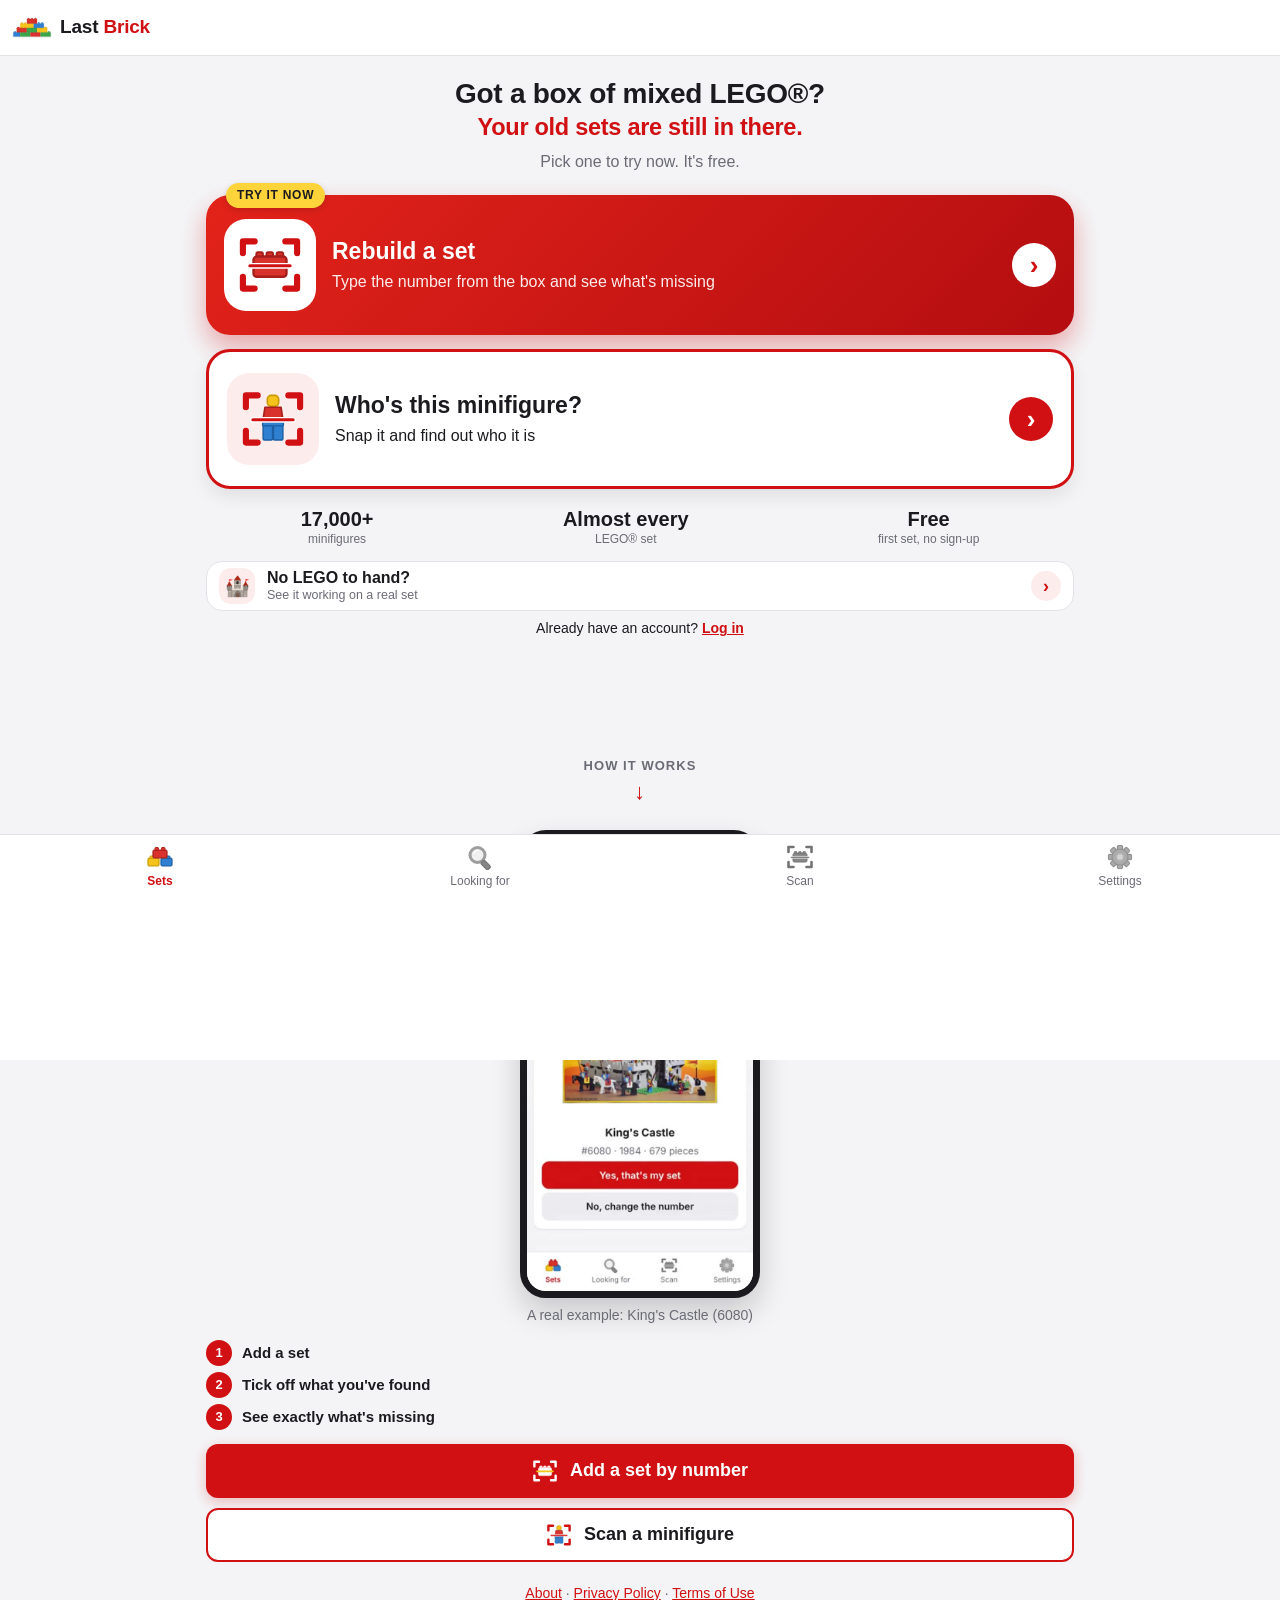
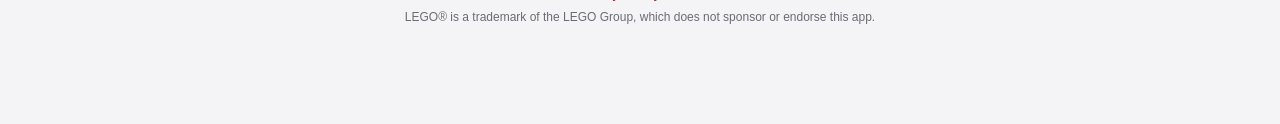
<file: index.html>
<!doctype html>
<html lang="en">
<head>
  <meta charset="utf-8">
  <meta name="viewport" content="width=device-width, initial-scale=1, viewport-fit=cover">
  <title>Last Brick: find missing LEGO® pieces and rebuild your sets</title>
  <meta name="description" content="Last Brick is a free app that shows exactly which pieces are missing from your old LEGO® sets, so you can rebuild them from a box of mixed bricks.">
  <link rel="canonical" href="https://lastbrick.co.uk/">
  <meta name="google-site-verification" content="-F8-SKquRVqSFiCZ-qTZ9HMnwUvtkfvz2uJD3eMnrgM">
  <!-- The welcome text in <main> is for search engines and browsers without
       JavaScript. When the app runs it's hidden at once and replaced. -->
  <script>document.documentElement.classList.add('js');</script>
  <style>.js .seo-intro { display: none; }</style>
  <script type="application/ld+json">{"@context":"https://schema.org","@type":"WebApplication","name":"Last Brick","url":"https://lastbrick.co.uk/","applicationCategory":"LifestyleApplication","operatingSystem":"Any (web browser)","description":"Free app that shows exactly which pieces are missing from your old LEGO® sets, so you can rebuild them from a box of mixed bricks. Also identifies minifigures from a photo.","offers":{"@type":"Offer","price":"0","priceCurrency":"GBP"}}</script>
  <!-- What Facebook, WhatsApp, iMessage, X etc. show when someone shares a link -->
  <meta property="og:type" content="website">
  <meta property="og:site_name" content="Last Brick">
  <meta property="og:url" content="https://lastbrick.co.uk/">
  <meta property="og:title" content="Last Brick – turn your box of mixed LEGO® back into sets">
  <meta property="og:description" content="Add a set and see exactly which pieces are missing, or snap a minifigure to find out who it is. Free: your first set needs no sign-up.">
  <meta property="og:image" content="https://lastbrick.co.uk/share-3.jpg">
  <meta property="og:image:width" content="1200">
  <meta property="og:image:height" content="630">
  <meta property="og:image:alt" content="Last Brick: Got a box of mixed LEGO? Your old sets are still in there. Free. Who's this minifigure? Rebuild a set. See what's missing.">
  <meta property="og:locale" content="en_GB">
  <meta name="twitter:card" content="summary_large_image">
  <meta name="twitter:title" content="Last Brick – turn your box of mixed LEGO® back into sets">
  <meta name="twitter:description" content="Add a set and see exactly which pieces are missing, or snap a minifigure to find out who it is. Free: your first set needs no sign-up.">
  <meta name="twitter:image" content="https://lastbrick.co.uk/share-3.jpg">
  <meta name="theme-color" content="#d01012">
  <meta name="apple-mobile-web-app-capable" content="yes">
  <meta name="apple-mobile-web-app-status-bar-style" content="black-translucent">
  <meta name="apple-mobile-web-app-title" content="Last Brick">
  <link rel="manifest" href="manifest.webmanifest">
  <link rel="icon" href="icons/icon.svg" type="image/svg+xml">
  <link rel="apple-touch-icon" href="icons/icon-180.png">
  <link rel="stylesheet" href="styles.css">
</head>
<body>
  <header class="topbar">
    <button class="back hidden" id="backBtn" aria-label="Back">‹</button>
    <h1 id="title">Last Brick</h1>
    <span class="spacer"></span>
    <button class="topbtn hidden" id="delBtn" aria-label="Delete this set">🗑</button>
  </header>

  <main id="view">
    <div class="seo-intro doc-body">
      <h2>Your old sets are still in there.</h2>
      <p>Got a box of mixed LEGO®? Last Brick helps you turn it back into sets. It's free, and your first set needs no sign-up.</p>
      <ol>
        <li><b>Add a set.</b> Type the set number, search by name, or scan a piece.</li>
        <li><b>Tick off what you've found.</b> Go through the parts list as you sort your bricks.</li>
        <li><b>See exactly what's missing.</b> Last Brick lists every piece you still need, with pictures.</li>
      </ol>
      <p>You can also snap a photo of a minifigure to find out who it is and which sets it came from.</p>
      <p><a href="about.html">About Last Brick</a> · <a href="privacy.html">Privacy</a></p>
      <noscript><p>Last Brick needs JavaScript turned on to run.</p></noscript>
      <p><small>LEGO® is a trademark of the LEGO Group, which does not sponsor, authorise or endorse Last Brick.</small></p>
    </div>
  </main>

  <nav class="tabs" id="tabs">
    <button data-tab="sets"><span class="ico"><svg class="tab-bricks" viewBox="0 0 28 24" aria-hidden="true">
      <rect x="2" y="13" width="11" height="8" rx="1.5" fill="#f6c31b" stroke="#c99a06" stroke-width="1.2"/><rect x="15" y="13" width="11" height="8" rx="1.5" fill="#2f80d1" stroke="#1d5ea3" stroke-width="1.2"/>
      <rect x="4" y="11" width="3.5" height="2.5" rx=".8" fill="#f6c31b" stroke="#c99a06" stroke-width="1"/><rect x="20.5" y="11" width="3.5" height="2.5" rx=".8" fill="#2f80d1" stroke="#1d5ea3" stroke-width="1"/>
      <rect x="7" y="5" width="14" height="8" rx="1.5" fill="#d9312b" stroke="#a61f1b" stroke-width="1.2"/>
      <rect x="9" y="2.5" width="3.5" height="2.8" rx=".8" fill="#d9312b" stroke="#a61f1b" stroke-width="1"/><rect x="15.5" y="2.5" width="3.5" height="2.8" rx=".8" fill="#d9312b" stroke="#a61f1b" stroke-width="1"/>
    </svg></span>Sets</button>
    <button data-tab="missing"><span class="ico"><svg class="tab-svg" viewBox="0 0 28 26" aria-hidden="true">
      <circle cx="11.5" cy="11" r="7.5" fill="#dceeff" stroke="#2f80d1" stroke-width="3"/>
      <path d="M8 8.5a4.5 4.5 0 0 1 4-2" fill="none" stroke="#fff" stroke-width="1.6" stroke-linecap="round"/>
      <rect x="17.2" y="16" width="5" height="10" rx="2" transform="rotate(-45 19.7 21)" fill="#d9312b" stroke="#a61f1b" stroke-width="1.2"/>
    </svg></span>Looking for</button>
    <button data-tab="scan"><span class="ico"><!-- drawn by scanIcon() in app.js --></span>Scan</button>
    <button data-tab="settings"><span class="ico"><svg class="tab-svg" viewBox="0 0 28 26" aria-hidden="true">
      <g transform="translate(14 13)">
        <g fill="#3aa64a" stroke="#277a34" stroke-width="1.2">
          <rect x="-2.6" y="-11.5" width="5.2" height="5" rx="1.2"/><rect x="-2.6" y="6.5" width="5.2" height="5" rx="1.2"/>
          <rect x="-11.5" y="-2.6" width="5" height="5.2" rx="1.2"/><rect x="6.5" y="-2.6" width="5" height="5.2" rx="1.2"/>
          <rect x="-2.6" y="-11.5" width="5.2" height="5" rx="1.2" transform="rotate(45)"/><rect x="-2.6" y="6.5" width="5.2" height="5" rx="1.2" transform="rotate(45)"/>
          <rect x="-11.5" y="-2.6" width="5" height="5.2" rx="1.2" transform="rotate(45)"/><rect x="6.5" y="-2.6" width="5" height="5.2" rx="1.2" transform="rotate(45)"/>
          <circle r="8"/>
        </g>
        <circle r="3.4" fill="#f6c31b" stroke="#c99a06" stroke-width="1.2"/>
      </g>
    </svg></span>Settings</button>
  </nav>

  <div id="toast" class="toast hidden" role="status" aria-live="polite"></div>
  <div id="sheet" class="sheet hidden"></div>

  <!-- Hidden camera input used by the Scan screen -->
  <input type="file" id="cameraInput" accept="image/*" capture="environment" hidden>
  <!-- Separate camera input for the Add a minifigure page -->
  <input type="file" id="figCameraInput" accept="image/*" capture="environment" hidden>

  <script src="app.js"></script>
</body>
</html>
</file>
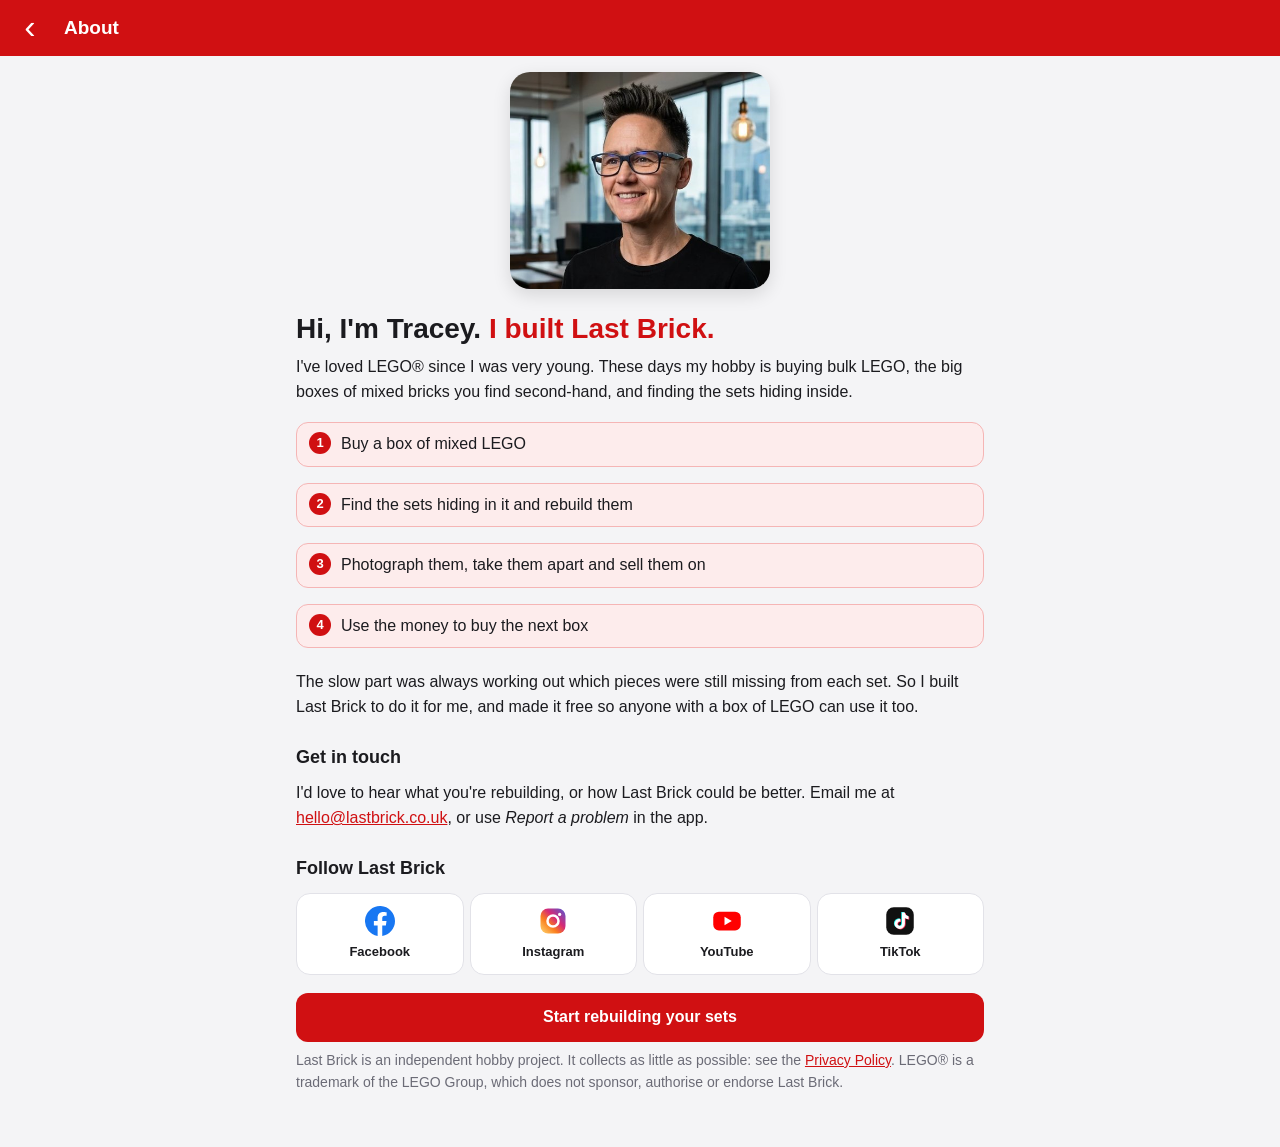
<file: about.html>
<!doctype html>
<html lang="en">
<head>
  <meta charset="utf-8">
  <meta name="viewport" content="width=device-width, initial-scale=1, viewport-fit=cover">
  <title>About – Last Brick</title>
  <meta name="description" content="Hi, I'm Tracey. I buy bulk LEGO®, find the sets hiding inside, rebuild them and sell them on. I built Last Brick to make that easier, and it's free for everyone.">
  <meta name="theme-color" content="#d01012">
  <link rel="icon" href="icons/icon.svg" type="image/svg+xml">
  <link rel="stylesheet" href="styles.css">
  <style>
    .about-photo { display: block; width: 100%; max-width: 260px; height: auto; aspect-ratio: 6 / 5; object-fit: cover; object-position: top; border-radius: 20px; margin: 4px auto 18px; box-shadow: 0 6px 18px rgba(0,0,0,.12); }
    .about-hi { font-size: 28px; line-height: 1.15; margin: 0 0 10px; }
    .about-hi .accent { color: var(--brand); }
    .about-loop { list-style: none; padding: 0; margin: 14px 0 18px; display: grid; gap: 8px; }
    .about-loop li { position: relative; background: #fdecec; border: 1.5px solid #f5b5b5; border-radius: 12px; padding: 10px 12px 10px 44px; color: #1b1b1f; line-height: 1.4; }
    .about-loop li span { position: absolute; left: 12px; top: 9px; width: 22px; height: 22px; border-radius: 50%; background: var(--brand); color: #fff; font-weight: 800; font-size: 13px; display: grid; place-items: center; }
    .about-cta { margin: 18px 0 8px; }
    .socials { display: grid; grid-template-columns: repeat(4, 1fr); gap: 6px; margin-bottom: 8px; }
    .social { display: flex; flex-direction: column; align-items: center; gap: 6px; padding: 12px 2px; min-width: 0; background: var(--card); border: 1px solid var(--line); border-radius: 14px; color: var(--text); text-decoration: none; font-weight: 600; font-size: 13px; }
    .social svg { width: 30px; height: 30px; }
  </style>
</head>
<body class="doc">
  <header class="topbar">
    <a class="back" href="./" aria-label="Back to Last Brick">‹</a>
    <h1>About</h1>
  </header>

  <main class="doc-body">
    <img class="about-photo" src="tracey.jpg" alt="Tracey, who built Last Brick" width="480" height="400">

    <h2 class="about-hi">Hi, I'm Tracey. <span class="accent">I built Last Brick.</span></h2>

    <p>I've loved LEGO® since I was very young. These days my hobby is buying bulk LEGO, the big boxes of mixed bricks you find second-hand, and finding the sets hiding inside.</p>

    <ol class="about-loop">
      <li><span>1</span>Buy a box of mixed LEGO</li>
      <li><span>2</span>Find the sets hiding in it and rebuild them</li>
      <li><span>3</span>Photograph them, take them apart and sell them on</li>
      <li><span>4</span>Use the money to buy the next box</li>
    </ol>

    <p>The slow part was always working out which pieces were still missing from each set. So I built Last Brick to do it for me, and made it free so anyone with a box of LEGO can use it too.</p>

    <h2>Get in touch</h2>
    <p>I'd love to hear what you're rebuilding, or how Last Brick could be better. Email me at <a href="mailto:hello@lastbrick.co.uk">hello@lastbrick.co.uk</a>, or use <i>Report a problem</i> in the app.</p>

    <h2>Follow Last Brick</h2>
    <div class="socials">
      <a class="social" href="https://www.facebook.com/profile.php?id=61596061254298" target="_blank" rel="noopener"><svg viewBox="0 0 24 24" aria-hidden="true"><path fill="#1877f2" d="M24 12a12 12 0 1 0-13.9 11.9v-8.4H7.1V12h3V9.4c0-3 1.8-4.7 4.5-4.7 1.3 0 2.7.2 2.7.2v2.9h-1.5c-1.5 0-2 .9-2 1.9V12h3.4l-.5 3.5h-2.9v8.4A12 12 0 0 0 24 12z"/></svg><span>Facebook</span></a>
      <a class="social" href="https://www.instagram.com/lastbrick.co.uk/" target="_blank" rel="noopener"><svg viewBox="0 0 24 24" aria-hidden="true"><defs><linearGradient id="ig" x1="0" y1="1" x2="1" y2="0"><stop offset="0" stop-color="#feda75"/><stop offset=".35" stop-color="#fa7e1e"/><stop offset=".6" stop-color="#d62976"/><stop offset="1" stop-color="#4f5bd5"/></linearGradient></defs><rect x="2" y="2" width="20" height="20" rx="6" fill="url(#ig)"/><circle cx="12" cy="12" r="4.4" fill="none" stroke="#fff" stroke-width="2"/><circle cx="17.3" cy="6.7" r="1.3" fill="#fff"/></svg><span>Instagram</span></a>
      <a class="social" href="https://www.youtube.com/@lastbrickuk" target="_blank" rel="noopener"><svg viewBox="0 0 24 24" aria-hidden="true"><rect x="1" y="4.5" width="22" height="15" rx="4.5" fill="#ff0000"/><path d="M10 8.6v6.8l5.8-3.4z" fill="#fff"/></svg><span>YouTube</span></a>
      <a class="social" href="https://www.tiktok.com/@lastbrick.co.uk" target="_blank" rel="noopener"><svg viewBox="0 0 24 24" aria-hidden="true"><rect x="1" y="1" width="22" height="22" rx="6" fill="#111"/><path d="M13.6 5.2h2.3c.2 1.6 1.3 2.8 2.9 3v2.3c-1.1 0-2.1-.3-2.9-.9v4.6a4.1 4.1 0 1 1-4.1-4.1h.4v2.3a1.8 1.8 0 1 0 1.4 1.8z" fill="#25f4ee" transform="translate(-.6 -.4)"/><path d="M13.6 5.2h2.3c.2 1.6 1.3 2.8 2.9 3v2.3c-1.1 0-2.1-.3-2.9-.9v4.6a4.1 4.1 0 1 1-4.1-4.1h.4v2.3a1.8 1.8 0 1 0 1.4 1.8z" fill="#fe2c55" transform="translate(.6 .4)"/><path d="M13.6 5.2h2.3c.2 1.6 1.3 2.8 2.9 3v2.3c-1.1 0-2.1-.3-2.9-.9v4.6a4.1 4.1 0 1 1-4.1-4.1h.4v2.3a1.8 1.8 0 1 0 1.4 1.8z" fill="#fff"/></svg><span>TikTok</span></a>
    </div>

    <p class="about-cta"><a class="btn primary block" href="./">Start rebuilding your sets</a></p>

    <p class="muted small">Last Brick is an independent hobby project. It collects as little as possible: see the <a href="privacy.html">Privacy Policy</a>. LEGO® is a trademark of the LEGO Group, which does not sponsor, authorise or endorse Last Brick.</p>
  </main>
</body>
</html>
</file>
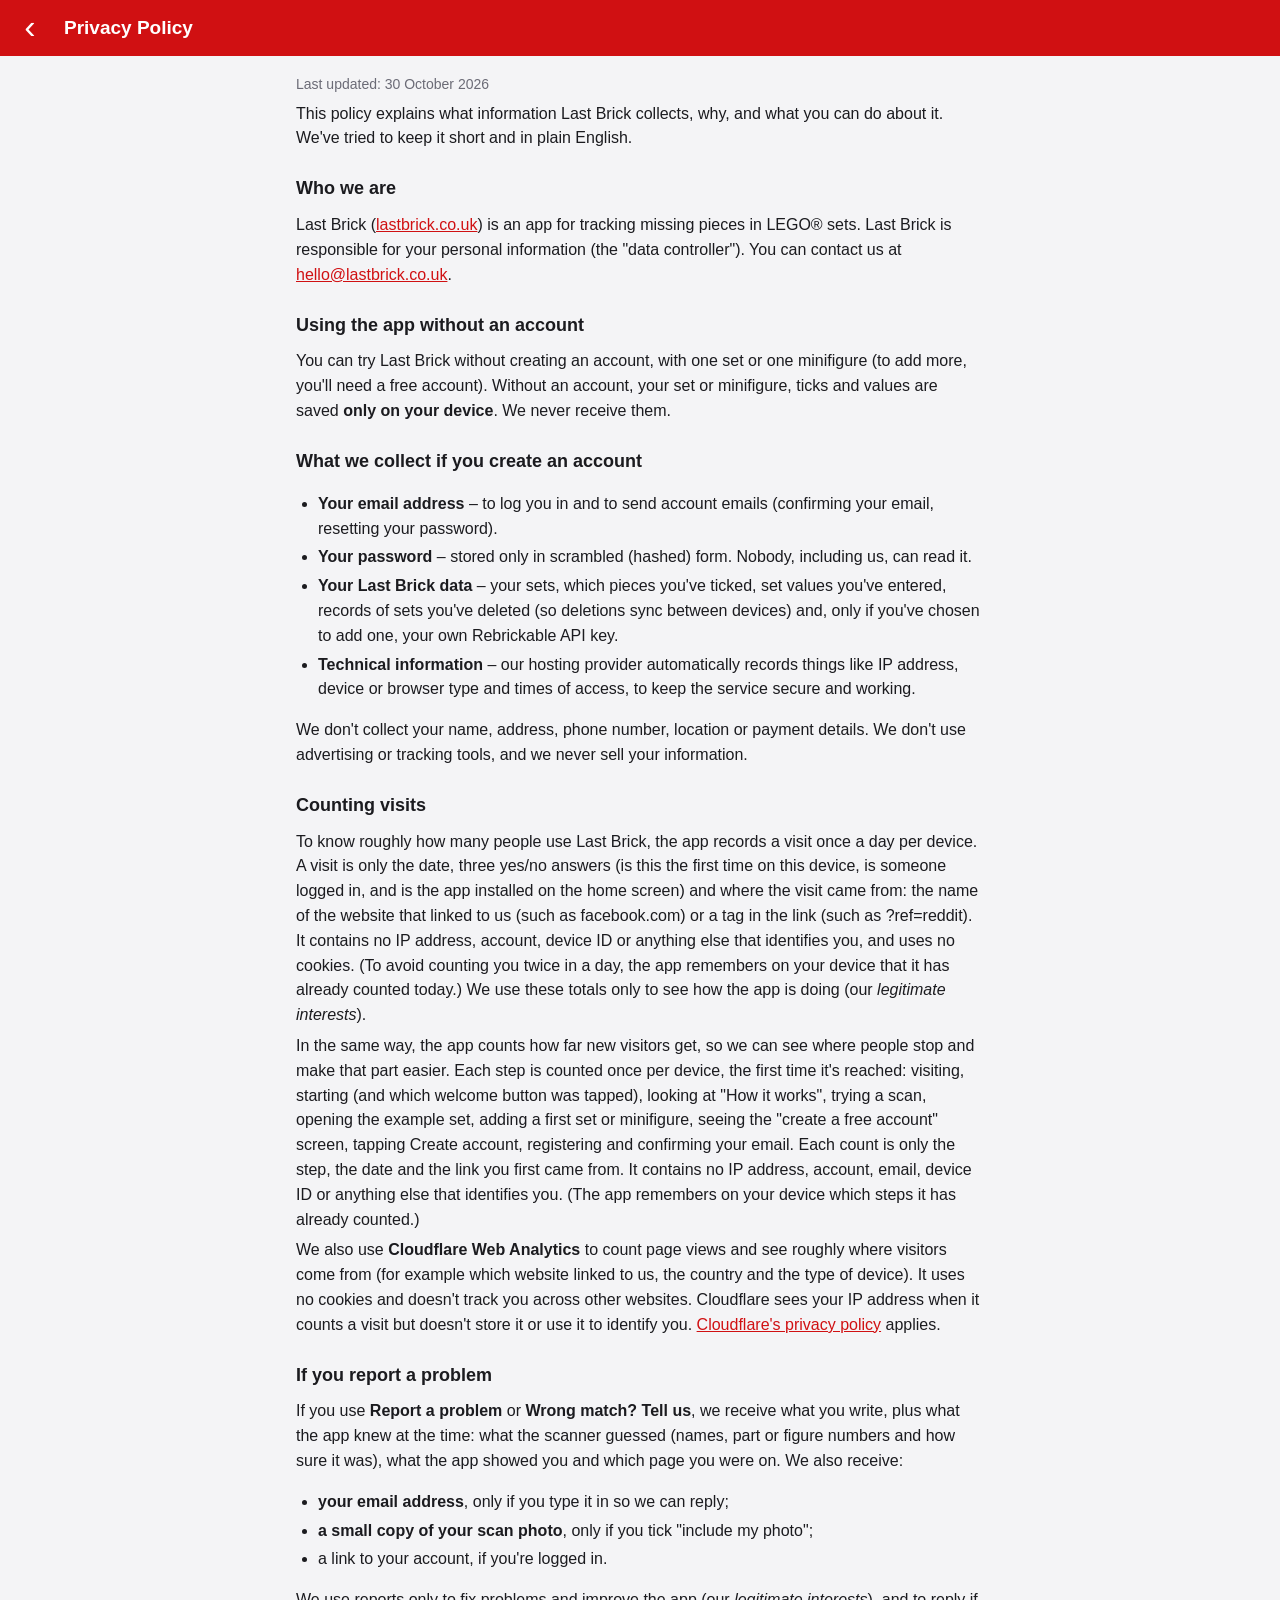
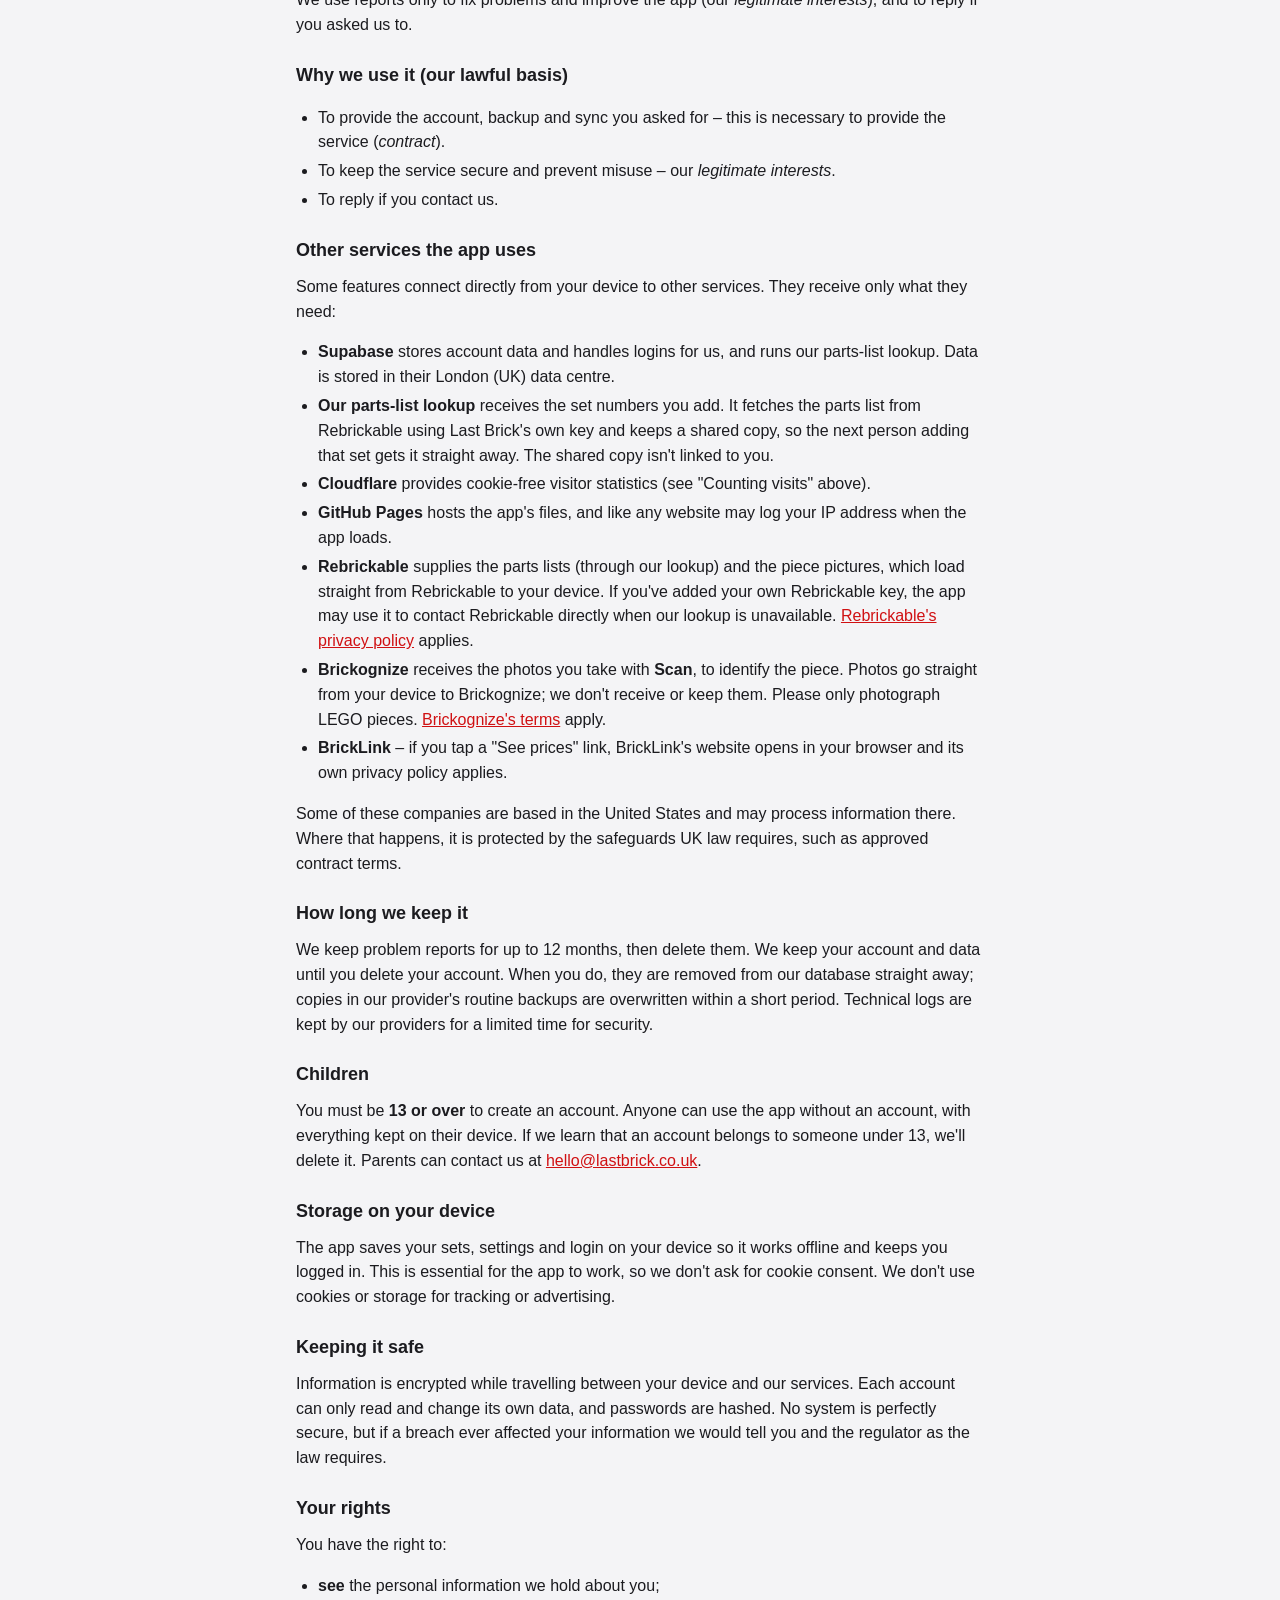
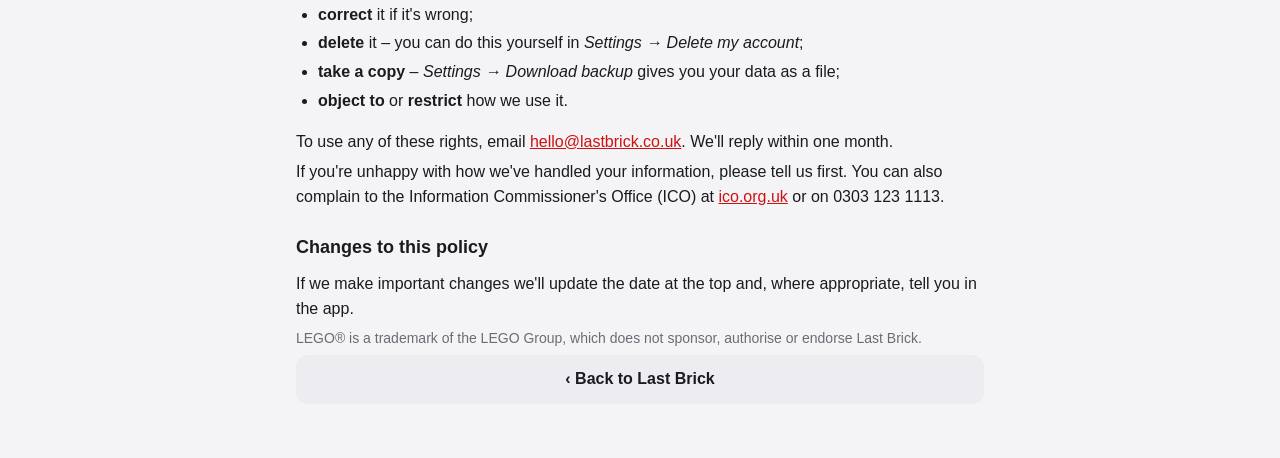
<file: privacy.html>
<!doctype html>
<html lang="en">
<head>
  <meta charset="utf-8">
  <meta name="viewport" content="width=device-width, initial-scale=1, viewport-fit=cover">
  <title>Privacy Policy – Last Brick</title>
  <meta name="theme-color" content="#d01012">
  <link rel="icon" href="icons/icon.svg" type="image/svg+xml">
  <link rel="stylesheet" href="styles.css">
</head>
<body class="doc">
  <header class="topbar">
    <a class="back" href="./#settings" aria-label="Back to Last Brick">‹</a>
    <h1>Privacy Policy</h1>
  </header>

  <main class="doc-body">
    <p class="muted small">Last updated: 30 October 2026</p>

    <p>This policy explains what information Last Brick collects, why, and what you can do about it. We've tried to keep it short and in plain English.</p>

    <h2>Who we are</h2>
    <p>Last Brick (<a href="https://lastbrick.co.uk">lastbrick.co.uk</a>) is an app for tracking missing pieces in LEGO® sets. Last Brick is responsible for your personal information (the "data controller"). You can contact us at <a href="mailto:hello@lastbrick.co.uk">hello@lastbrick.co.uk</a>.</p>

    <h2>Using the app without an account</h2>
    <p>You can try Last Brick without creating an account, with one set or one minifigure (to add more, you'll need a free account). Without an account, your set or minifigure, ticks and values are saved <b>only on your device</b>. We never receive them.</p>

    <h2>What we collect if you create an account</h2>
    <ul>
      <li><b>Your email address</b> – to log you in and to send account emails (confirming your email, resetting your password).</li>
      <li><b>Your password</b> – stored only in scrambled (hashed) form. Nobody, including us, can read it.</li>
      <li><b>Your Last Brick data</b> – your sets, which pieces you've ticked, set values you've entered, records of sets you've deleted (so deletions sync between devices) and, only if you've chosen to add one, your own Rebrickable API key.</li>
      <li><b>Technical information</b> – our hosting provider automatically records things like IP address, device or browser type and times of access, to keep the service secure and working.</li>
    </ul>
    <p>We don't collect your name, address, phone number, location or payment details. We don't use advertising or tracking tools, and we never sell your information.</p>

    <h2>Counting visits</h2>
    <p>To know roughly how many people use Last Brick, the app records a visit once a day per device. A visit is only the date, three yes/no answers (is this the first time on this device, is someone logged in, and is the app installed on the home screen) and where the visit came from: the name of the website that linked to us (such as facebook.com) or a tag in the link (such as ?ref=reddit). It contains no IP address, account, device ID or anything else that identifies you, and uses no cookies. (To avoid counting you twice in a day, the app remembers on your device that it has already counted today.) We use these totals only to see how the app is doing (our <i>legitimate interests</i>).</p>
    <p>In the same way, the app counts how far new visitors get, so we can see where people stop and make that part easier. Each step is counted once per device, the first time it's reached: visiting, starting (and which welcome button was tapped), looking at "How it works", trying a scan, opening the example set, adding a first set or minifigure, seeing the "create a free account" screen, tapping Create account, registering and confirming your email. Each count is only the step, the date and the link you first came from. It contains no IP address, account, email, device ID or anything else that identifies you. (The app remembers on your device which steps it has already counted.)</p>
    <p>We also use <b>Cloudflare Web Analytics</b> to count page views and see roughly where visitors come from (for example which website linked to us, the country and the type of device). It uses no cookies and doesn't track you across other websites. Cloudflare sees your IP address when it counts a visit but doesn't store it or use it to identify you. <a href="https://www.cloudflare.com/privacypolicy/" target="_blank" rel="noopener">Cloudflare's privacy policy</a> applies.</p>

    <h2>If you report a problem</h2>
    <p>If you use <b>Report a problem</b> or <b>Wrong match? Tell us</b>, we receive what you write, plus what the app knew at the time: what the scanner guessed (names, part or figure numbers and how sure it was), what the app showed you and which page you were on. We also receive:</p>
    <ul>
      <li><b>your email address</b>, only if you type it in so we can reply;</li>
      <li><b>a small copy of your scan photo</b>, only if you tick "include my photo";</li>
      <li>a link to your account, if you're logged in.</li>
    </ul>
    <p>We use reports only to fix problems and improve the app (our <i>legitimate interests</i>), and to reply if you asked us to.</p>

    <h2>Why we use it (our lawful basis)</h2>
    <ul>
      <li>To provide the account, backup and sync you asked for – this is necessary to provide the service (<i>contract</i>).</li>
      <li>To keep the service secure and prevent misuse – our <i>legitimate interests</i>.</li>
      <li>To reply if you contact us.</li>
    </ul>

    <h2>Other services the app uses</h2>
    <p>Some features connect directly from your device to other services. They receive only what they need:</p>
    <ul>
      <li><b>Supabase</b> stores account data and handles logins for us, and runs our parts-list lookup. Data is stored in their London (UK) data centre.</li>
      <li><b>Our parts-list lookup</b> receives the set numbers you add. It fetches the parts list from Rebrickable using Last Brick's own key and keeps a shared copy, so the next person adding that set gets it straight away. The shared copy isn't linked to you.</li>
      <li><b>Cloudflare</b> provides cookie-free visitor statistics (see "Counting visits" above).</li>
      <li><b>GitHub Pages</b> hosts the app's files, and like any website may log your IP address when the app loads.</li>
      <li><b>Rebrickable</b> supplies the parts lists (through our lookup) and the piece pictures, which load straight from Rebrickable to your device. If you've added your own Rebrickable key, the app may use it to contact Rebrickable directly when our lookup is unavailable. <a href="https://rebrickable.com/privacy/" target="_blank" rel="noopener">Rebrickable's privacy policy</a> applies.</li>
      <li><b>Brickognize</b> receives the photos you take with <b>Scan</b>, to identify the piece. Photos go straight from your device to Brickognize; we don't receive or keep them. Please only photograph LEGO pieces. <a href="https://brickognize.com" target="_blank" rel="noopener">Brickognize's terms</a> apply.</li>
      <li><b>BrickLink</b> – if you tap a "See prices" link, BrickLink's website opens in your browser and its own privacy policy applies.</li>
    </ul>
    <p>Some of these companies are based in the United States and may process information there. Where that happens, it is protected by the safeguards UK law requires, such as approved contract terms.</p>

    <h2>How long we keep it</h2>
    <p>We keep problem reports for up to 12 months, then delete them. We keep your account and data until you delete your account. When you do, they are removed from our database straight away; copies in our provider's routine backups are overwritten within a short period. Technical logs are kept by our providers for a limited time for security.</p>

    <h2>Children</h2>
    <p>You must be <b>13 or over</b> to create an account. Anyone can use the app without an account, with everything kept on their device. If we learn that an account belongs to someone under 13, we'll delete it. Parents can contact us at <a href="mailto:hello@lastbrick.co.uk">hello@lastbrick.co.uk</a>.</p>

    <h2>Storage on your device</h2>
    <p>The app saves your sets, settings and login on your device so it works offline and keeps you logged in. This is essential for the app to work, so we don't ask for cookie consent. We don't use cookies or storage for tracking or advertising.</p>

    <h2>Keeping it safe</h2>
    <p>Information is encrypted while travelling between your device and our services. Each account can only read and change its own data, and passwords are hashed. No system is perfectly secure, but if a breach ever affected your information we would tell you and the regulator as the law requires.</p>

    <h2>Your rights</h2>
    <p>You have the right to:</p>
    <ul>
      <li><b>see</b> the personal information we hold about you;</li>
      <li><b>correct</b> it if it's wrong;</li>
      <li><b>delete</b> it – you can do this yourself in <i>Settings → Delete my account</i>;</li>
      <li><b>take a copy</b> – <i>Settings → Download backup</i> gives you your data as a file;</li>
      <li><b>object to</b> or <b>restrict</b> how we use it.</li>
    </ul>
    <p>To use any of these rights, email <a href="mailto:hello@lastbrick.co.uk">hello@lastbrick.co.uk</a>. We'll reply within one month.</p>
    <p>If you're unhappy with how we've handled your information, please tell us first. You can also complain to the Information Commissioner's Office (ICO) at <a href="https://ico.org.uk/make-a-complaint/" target="_blank" rel="noopener">ico.org.uk</a> or on 0303 123 1113.</p>

    <h2>Changes to this policy</h2>
    <p>If we make important changes we'll update the date at the top and, where appropriate, tell you in the app.</p>

    <p class="muted small">LEGO® is a trademark of the LEGO Group, which does not sponsor, authorise or endorse Last Brick.</p>
    <p><a class="btn block" href="./#settings">‹ Back to Last Brick</a></p>
  </main>
</body>
</html>
</file>
<file: styles.css>
:root {
  --bg: #f4f4f6;
  --card: #ffffff;
  --text: #1b1b1f;
  --muted: #6b6b76;
  --line: #e2e2e8;
  --brand: #d01012;
  --brand-ink: #ffffff;
  --ok: #1f8a3a;
  --ok-bg: #e5f5e9;
  --miss: #c2410c;
  --miss-bg: #fff1e6;
  --chip: #ececf1;
  --shadow: 0 1px 3px rgba(0, 0, 0, .08), 0 1px 2px rgba(0, 0, 0, .04);
}
@media (prefers-color-scheme: dark) {
  :root {
    --bg: #121215;
    --card: #1d1d22;
    --text: #f1f1f4;
    --muted: #a0a0ab;
    --line: #2e2e36;
    --ok: #4ade80;
    --ok-bg: #11301b;
    --miss: #fb923c;
    --miss-bg: #3a2010;
    --chip: #2a2a31;
    --shadow: none;
  }
}

* { box-sizing: border-box; }
html, body { margin: 0; padding: 0; }
body {
  background: var(--bg);
  color: var(--text);
  font: 16px/1.4 -apple-system, BlinkMacSystemFont, "Segoe UI", Roboto, sans-serif;
  padding-top: calc(56px + env(safe-area-inset-top));
  padding-bottom: calc(68px + env(safe-area-inset-bottom));
  -webkit-tap-highlight-color: transparent;
}
img { display: block; }
button { font: inherit; color: inherit; cursor: pointer; }
input, select { font: inherit; }
.hidden { display: none !important; }

/* Top bar */
.topbar {
  position: fixed; top: 0; left: 0; right: 0; z-index: 10;
  display: flex; align-items: center; gap: 8px;
  height: calc(56px + env(safe-area-inset-top));
  padding: env(safe-area-inset-top) 12px 0;
  background: var(--brand); color: var(--brand-ink);
}
.topbar h1 { font-size: 19px; margin: 0; white-space: nowrap; overflow: hidden; text-overflow: ellipsis; }
.topbar .spacer { flex: 1; }
.topbar .topbtn {
  background: rgba(255,255,255,.18); border: 0; color: inherit; font-size: 20px;
  width: 42px; height: 42px; border-radius: 10px; flex: none;
}
.icon-btn {
  background: var(--chip); border: 0; border-radius: 10px; width: 42px; height: 42px; flex: none;
  font-size: 18px; align-self: flex-start;
}
.topbar .back {
  background: none; border: 0; color: inherit; font-size: 34px; line-height: 1;
  padding: 0 8px 4px 0;
}

/* Bottom tabs */
.tabs {
  position: fixed; bottom: 0; left: 0; right: 0; z-index: 10;
  display: grid; grid-template-columns: repeat(4, 1fr);
  background: var(--card); border-top: 1px solid var(--line);
  padding-bottom: env(safe-area-inset-bottom);
}
.tabs button {
  background: none; border: 0; padding: 8px 0 10px; font-size: 12px; color: var(--muted);
  display: flex; flex-direction: column; align-items: center; gap: 2px;
}
.tabs button .ico { font-size: 22px; filter: grayscale(1); opacity: .7; }
.tabs button.active { color: var(--brand); font-weight: 600; }
.tabs button.active .ico { filter: none; opacity: 1; }

main { padding: 12px 16px 24px; max-width: 900px; margin: 0 auto; }

/* Generic bits */
.card {
  background: var(--card); border-radius: 14px; box-shadow: var(--shadow);
  padding: 14px; margin-bottom: 12px;
}
.btn {
  display: inline-flex; align-items: center; justify-content: center; gap: 6px;
  border: 0; border-radius: 12px; padding: 12px 16px; font-weight: 600;
  background: var(--chip); color: var(--text); min-height: 46px;
}
.btn.primary { background: var(--brand); color: var(--brand-ink); }
.btn.danger { background: #b91c1c; color: #fff; }
.btn.ok { background: var(--ok); color: #fff; }
.btn.block { width: 100%; }
.btn.small { min-height: 36px; padding: 6px 12px; font-size: 14px; border-radius: 10px; }
.btn:disabled { opacity: .5; }
.row { display: flex; gap: 8px; align-items: center; }
.row > .grow { flex: 1; min-width: 0; }
.muted { color: var(--muted); }
.small { font-size: 14px; }
.center { text-align: center; }
h2 { font-size: 18px; margin: 4px 0 10px; }
p { margin: 6px 0; }
a { color: var(--brand); }

.field {
  width: 100%; padding: 12px; border-radius: 12px; border: 1px solid var(--line);
  background: var(--card); color: var(--text); font-size: 17px;
}
label.lbl { display: block; font-weight: 600; margin: 10px 0 6px; }

.empty { text-align: center; padding: 40px 16px; color: var(--muted); }
.empty .big { font-size: 48px; margin-bottom: 8px; }

/* Set list */
.set-card { display: flex; gap: 12px; align-items: center; cursor: pointer; }
.set-card img {
  width: 84px; height: 64px; object-fit: contain; background: #fff; border-radius: 8px; flex: none;
}
.set-card > .grow { flex: 1; min-width: 0; }
.set-card .name { font-weight: 600; line-height: 1.25; }
.progress { height: 8px; border-radius: 4px; background: var(--chip); overflow: hidden; margin-top: 6px; }
.progress > div { height: 100%; background: var(--ok); }
.badge {
  display: inline-block; padding: 2px 8px; border-radius: 999px; font-size: 13px; font-weight: 600;
}
.badge.miss { background: var(--miss-bg); color: var(--miss); }
.badge.swap { background: #e0ecff; color: #1d4ed8; }
@media (prefers-color-scheme: dark) { .badge.swap { background: #172554; color: #93c5fd; } }
.badge.ok { background: var(--ok-bg); color: var(--ok); }

/* Filters */
.seg {
  display: flex; background: var(--chip); border-radius: 12px; padding: 3px; margin-bottom: 10px;
}
.seg button {
  flex: 1; border: 0; background: none; padding: 8px 4px; border-radius: 9px; font-size: 14px; font-weight: 600;
  color: var(--muted);
}
.seg button.active { background: var(--card); color: var(--text); box-shadow: var(--shadow); }

.chips { display: flex; gap: 6px; overflow-x: auto; padding-bottom: 6px; margin-bottom: 6px; scrollbar-width: none; }
.chips::-webkit-scrollbar { display: none; }
.chip {
  flex: none; display: inline-flex; align-items: center; gap: 6px;
  border: 1px solid var(--line); background: var(--card); border-radius: 999px; padding: 6px 10px; font-size: 13px;
}
.chip.active { border-color: var(--brand); box-shadow: inset 0 0 0 1px var(--brand); }
.swatch {
  display: inline-block; width: 14px; height: 14px; border-radius: 4px; border: 1px solid rgba(0,0,0,.25); flex: none;
}

/* Part grid */
.grid { display: grid; grid-template-columns: repeat(auto-fill, minmax(150px, 1fr)); gap: 10px; }
.part {
  background: var(--card); border-radius: 14px; box-shadow: var(--shadow); overflow: hidden;
  display: flex; flex-direction: column; border: 2px solid transparent;
}
.part.missing { border-color: var(--miss); }
.part.done { opacity: .7; }
.part .pic {
  position: relative; background: #fff; aspect-ratio: 1 / 1; display: flex; align-items: center; justify-content: center;
}
.part .pic img { width: 88%; height: 88%; object-fit: contain; }
.part .pic .noimg { color: #999; font-size: 13px; }
.part .tick {
  position: absolute; top: 6px; right: 6px; width: 30px; height: 30px; border-radius: 50%;
  background: var(--ok); color: #fff; display: flex; align-items: center; justify-content: center; font-weight: 700;
}
.part .need-tag {
  position: absolute; top: 6px; left: 6px; background: var(--miss); color: #fff; font-weight: 700;
  border-radius: 999px; padding: 2px 9px; font-size: 14px;
}
.part .info { padding: 8px 10px 4px; font-size: 13px; flex: 1; }
.part .info .pname { font-weight: 600; line-height: 1.2; display: -webkit-box; -webkit-line-clamp: 2; -webkit-box-orient: vertical; overflow: hidden; }
.part .info .meta { color: var(--muted); margin-top: 3px; display: flex; align-items: center; gap: 5px; flex-wrap: wrap; }
.counter { display: flex; align-items: center; justify-content: space-between; padding: 6px 8px 8px; gap: 4px; }
.counter button {
  width: 42px; height: 40px; border-radius: 10px; border: 0; background: var(--chip); font-size: 22px; font-weight: 700;
}
.counter .count { font-weight: 700; font-size: 16px; text-align: center; flex: 1; }
.counter .count .of { color: var(--muted); font-weight: 500; }

.grid.compact { grid-template-columns: repeat(auto-fill, minmax(96px, 1fr)); gap: 8px; }
.grid.compact .part { cursor: pointer; }
.grid.compact .info { padding: 4px 6px 6px; font-size: 11px; }
.grid.compact .need-tag { font-size: 12px; padding: 1px 7px; top: 4px; left: 4px; }

/* Looking-for list */
.need-item { display: flex; gap: 12px; padding: 12px; }
.need-item .pic {
  width: 104px; height: 104px; flex: none; background: #fff; border-radius: 10px;
  display: flex; align-items: center; justify-content: center;
}
.need-item .pic img { width: 92%; height: 92%; object-fit: contain; }
.need-item .body { flex: 1; min-width: 0; }
.need-item .pname { font-weight: 600; line-height: 1.25; }
.need-item .meta { color: var(--muted); font-size: 14px; display: flex; align-items: center; gap: 6px; flex-wrap: wrap; margin: 3px 0 6px; }
.for-set {
  display: flex; align-items: center; justify-content: space-between; gap: 8px;
  border-top: 1px solid var(--line); padding-top: 6px; margin-top: 6px; font-size: 14px;
}
.for-set .sname { min-width: 0; overflow: hidden; text-overflow: ellipsis; white-space: nowrap; }

/* Scan */
.spinner {
  width: 40px; height: 40px; border-radius: 50%; border: 4px solid var(--chip); border-top-color: var(--brand);
  animation: spin 0.9s linear infinite; margin: 20px auto;
}
@keyframes spin { to { transform: rotate(360deg); } }

.thumb {
  width: 56px; height: 56px; background: #fff; border-radius: 8px; flex: none;
  display: flex; align-items: center; justify-content: center; overflow: hidden;
}
.thumb img { width: 90%; height: 90%; object-fit: contain; }
.thumb .noimg { font-size: 10px; }

/* Toast */
.toast {
  position: fixed; left: 16px; right: 16px; bottom: calc(80px + env(safe-area-inset-bottom)); z-index: 30;
  background: #222; color: #fff; padding: 12px 14px; border-radius: 12px; display: flex; align-items: center; gap: 12px;
  max-width: 560px; margin: 0 auto; box-shadow: 0 6px 20px rgba(0,0,0,.25);
}
.toast .grow { flex: 1; }
.toast button { background: none; border: 0; color: #ffb4b4; font-weight: 700; padding: 4px 6px; }

/* Bottom sheet */
.sheet {
  position: fixed; inset: 0; z-index: 40; background: rgba(0,0,0,.45);
  display: flex; align-items: flex-end; justify-content: center;
}
.sheet .panel {
  background: var(--bg); width: 100%; max-width: 640px; max-height: 88vh; overflow: auto;
  border-radius: 18px 18px 0 0; padding: 16px 16px calc(16px + env(safe-area-inset-bottom));
}
.sheet .big-pic { background: #fff; border-radius: 12px; display: flex; justify-content: center; padding: 10px; }
.sheet .big-pic img { width: 70%; max-width: 280px; aspect-ratio: 1/1; object-fit: contain; }

/* Values & swaps */
.value { color: var(--text); }
.value-btn { margin-top: 8px; }
.swap-box { border: 2px solid #1d4ed8; }
.swap-box h2 { font-size: 16px; }
a.btn { text-decoration: none; }

/* Sign-up agreement */
.agree { display: flex; gap: 10px; align-items: flex-start; margin-top: 12px; padding: 8px; border-radius: 10px; }
.agree input { width: 22px; height: 22px; flex: none; margin: 1px 0 0; accent-color: var(--brand); }
.agree.need { background: var(--miss-bg); }

/* Privacy policy & terms pages */
body.doc { padding-bottom: calc(24px + env(safe-area-inset-bottom)); }
.topbar a.back { color: inherit; text-decoration: none; }
.doc-body { max-width: 720px; line-height: 1.55; }
.doc-body h2 { margin-top: 24px; }
.doc-body ul { padding-left: 22px; }
.doc-body li { margin: 4px 0; }

/* Collapsible settings section */
details.advanced summary { cursor: pointer; font-weight: 600; padding: 4px 0; }
details.advanced[open] summary { margin-bottom: 8px; }

/* Welcome page */
.hero { text-align: center; padding: 34px 4px 4px; }
.hero-art { width: min(280px, 76%); height: auto; display: block; margin: 4px auto 6px; color: var(--muted); overflow: visible; }
.hero-title { font-size: 26px; line-height: 1.2; margin: 6px 0 8px; letter-spacing: -0.01em; }
.hero-sub { color: var(--muted); max-width: 30em; margin: 0 auto 18px; }
.hero-cta { font-size: 18px; min-height: 54px; box-shadow: 0 4px 14px rgba(208, 16, 18, .25); }
.hero-login { margin: 14px 0 6px; }
.hero-login a { font-weight: 600; }
.steps-title { font-size: 13px; text-transform: uppercase; letter-spacing: .08em; color: var(--muted); margin: 26px 2px 10px; }

/* How it works: swipeable cards on phones, side by side on wider screens */
.steps {
  list-style: none; margin: 0 -16px; padding: 4px 16px 10px; display: flex; gap: 12px;
  overflow-x: auto; scroll-snap-type: x mandatory; scroll-padding: 0 16px; scrollbar-width: none;
}
.steps::-webkit-scrollbar { display: none; }
.steps li {
  flex: 0 0 82%; scroll-snap-align: start; position: relative;
  background: var(--card); border-radius: 18px; box-shadow: var(--shadow); padding: 18px 18px 20px;
}
.step-n { display: block; font-size: 30px; font-weight: 800; color: var(--brand); opacity: .4; letter-spacing: -0.02em; margin-bottom: 4px; }
.steps b { display: block; font-size: 20px; margin-bottom: 6px; }
.step-text { color: var(--muted); font-size: 15px; display: block; padding-right: 8px; }
.step-ico { position: absolute; top: 14px; right: 16px; font-size: 38px; }
.step-dots { display: flex; justify-content: center; gap: 6px; margin-top: 4px; }
.step-dots span { width: 7px; height: 7px; border-radius: 50%; background: var(--line); transition: width .2s, background .2s; }
.step-dots span.on { width: 20px; border-radius: 4px; background: var(--brand); }
@media (min-width: 700px) {
  .steps { overflow: visible; margin: 0; padding: 4px 0 10px; }
  .steps li { flex: 1 1 0; }
  .step-dots { display: none; }
}

.hero-title .accent { color: var(--brand); }

/* Welcome page header: white, with logo and two-colour name */
/* The red strip stays behind the iPhone status bar (its text is white when installed). */
body.welcome .topbar {
  background: linear-gradient(to bottom, var(--brand) env(safe-area-inset-top), var(--card) env(safe-area-inset-top));
  color: var(--text); border-bottom: 1px solid var(--line);
}
.topbar h1 { display: flex; align-items: center; gap: 8px; }
.logo-mark { width: 40px; height: 22px; flex: none; }
.wordmark { font-weight: 800; letter-spacing: -0.01em; }
.wordmark .brick { color: var(--brand); }

.welcome-foot { text-align: center; margin-top: 22px; }
.welcome-foot p { font-size: 12px; margin-top: 6px; }

/* Hero animation: the red brick drops onto the stack, then impact marks flick out */
.lb-drop { animation: lb-drop .85s cubic-bezier(.45, 0, .7, 1) .4s both; }
.lb-speed { animation: lb-fade .25s linear 1.15s both; }
.lb-impact { opacity: 0; animation: lb-impact .6s ease-out 1.2s both; }
@keyframes lb-drop {
  0% { transform: translateY(-190px); opacity: 0; }
  20% { opacity: 1; }
  82% { transform: translateY(0); }
  90% { transform: translateY(-6px); }
  100% { transform: translateY(0); opacity: 1; }
}
@keyframes lb-fade { to { opacity: 0; } }
@keyframes lb-impact { 0% { opacity: 0; } 30% { opacity: 1; } 100% { opacity: 0; } }
@media (prefers-reduced-motion: reduce) {
  .lb-drop, .lb-speed, .lb-impact { animation: none; }
  .lb-speed, .lb-impact { opacity: 0; }
}

/* Search box: ✕ to clear, Cancel while typing */
.search { display: flex; align-items: center; gap: 8px; margin-bottom: 12px; }
.search-field { position: relative; flex: 1; min-width: 0; }
.search-field .field { padding-right: 44px; -webkit-appearance: none; appearance: none; }
.search-field input::-webkit-search-cancel-button { -webkit-appearance: none; display: none; }
.search-clear {
  position: absolute; right: 6px; top: 50%; transform: translateY(-50%);
  width: 32px; height: 32px; border-radius: 50%; border: 0;
  background: var(--chip); color: var(--muted); font-size: 14px; font-weight: 700;
  display: none; align-items: center; justify-content: center;
}
.search.has-text .search-clear { display: flex; }
.search-cancel { display: none; border: 0; background: none; color: var(--brand); font-weight: 600; padding: 8px 2px; flex: none; }
.search:focus-within .search-cancel { display: block; }

/* My sets: toolbar, grid and compact views */
.sets-toolbar { display: flex; align-items: center; gap: 10px; margin-bottom: 10px; }
.sort-select { flex: 1; min-width: 0; display: flex; align-items: center; gap: 8px; background: var(--card); border: 1px solid var(--line); border-radius: 12px; padding: 0 10px; }
.sort-select select { flex: 1; min-width: 0; border: 0; background: transparent; color: var(--text); font-weight: 600; font-size: 15px; padding: 11px 0; }
.view-toggle { display: flex; background: var(--chip); border-radius: 12px; padding: 3px; flex: none; }
.view-toggle button { border: 0; background: none; width: 40px; height: 38px; border-radius: 9px; font-size: 18px; color: var(--muted); }
.view-toggle button.active { background: var(--card); color: var(--text); box-shadow: var(--shadow); }

.set-grid { display: grid; grid-template-columns: repeat(auto-fill, minmax(150px, 1fr)); gap: 12px; }
.set-tile { background: var(--card); border-radius: 14px; box-shadow: var(--shadow); overflow: hidden; cursor: pointer; display: flex; flex-direction: column; }
.tile-pic { position: relative; background: #fff; aspect-ratio: 4 / 3; display: flex; align-items: center; justify-content: center; }
.tile-pic img { width: 90%; height: 90%; object-fit: contain; }
.no-pic { font-size: 36px; opacity: .5; }
.tile-tag { position: absolute; left: 6px; bottom: 6px; border-radius: 999px; padding: 2px 9px; font-size: 12px; font-weight: 700; color: #fff; }
.tile-tag.miss { background: var(--miss); }
.tile-tag.ok { background: var(--ok); }
.tile-body { padding: 8px 10px 10px; }
.tile-name { font-weight: 600; line-height: 1.25; display: -webkit-box; -webkit-line-clamp: 2; -webkit-box-orient: vertical; overflow: hidden; }
.tile-body .progress { margin-top: 6px; height: 6px; }
.tile-meta { display: flex; align-items: center; justify-content: space-between; gap: 6px; margin-top: 6px; font-size: 13px; }

.compact-list { padding: 4px 12px; }
.compact-row { display: flex; align-items: center; gap: 10px; padding: 8px 0; border-bottom: 1px solid var(--line); cursor: pointer; }
.compact-row:last-child { border-bottom: 0; }
.compact-pic { width: 44px; height: 34px; object-fit: contain; background: #fff; border-radius: 6px; flex: none; display: flex; align-items: center; justify-content: center; font-size: 18px; }
.compact-name { font-weight: 600; white-space: nowrap; overflow: hidden; text-overflow: ellipsis; }
.compact-row .badge { white-space: nowrap; flex: none; }
.compact-row > .grow { flex: 1; min-width: 0; }

/* Sets tab: small colourful brick stack (greyed out like the other icons when not selected) */
.tab-bricks { width: 28px; height: 24px; display: block; }
.tabs button .ico { height: 28px; display: flex; align-items: center; justify-content: center; }

/* Set page: list and checklist views, group headings */
.part-group { display: flex; align-items: center; gap: 8px; font-size: 15px; margin: 16px 2px 8px; }
.part-list { padding: 2px 12px; }
.prow, .crow { display: flex; align-items: center; gap: 12px; padding: 10px 0; border-bottom: 1px solid var(--line); }
.prow:last-child, .crow:last-child { border-bottom: 0; }
.prow .pname { font-weight: 600; line-height: 1.25; font-size: 15px; }
.prow .meta, .crow .meta { color: var(--muted); font-size: 13px; display: flex; align-items: center; gap: 5px; flex-wrap: wrap; margin: 2px 0 4px; }
.prow-pic { position: relative; width: 72px; height: 72px; flex: none; background: #fff; border-radius: 10px; display: flex; align-items: center; justify-content: center; cursor: pointer; border: 2px solid transparent; }
.prow.missing .prow-pic { border-color: var(--miss); }
.prow-pic img { width: 88%; height: 88%; object-fit: contain; }
.counter.vertical { flex-direction: column; padding: 0; gap: 2px; flex: none; }
.counter.vertical button { width: 40px; height: 34px; font-size: 20px; }
.counter.vertical .count { font-size: 14px; }
.crow { gap: 10px; padding: 8px 0; }
.crow-pic { width: 44px; height: 44px; flex: none; background: #fff; border-radius: 8px; display: flex; align-items: center; justify-content: center; }
.crow-pic img { width: 88%; height: 88%; object-fit: contain; }
.crow-name { font-weight: 600; font-size: 14px; white-space: nowrap; overflow: hidden; text-overflow: ellipsis; }
.check-btn {
  flex: none; min-width: 44px; height: 44px; padding: 0 8px; border-radius: 12px;
  border: 2px solid var(--line); background: var(--card); font-weight: 700; font-size: 15px; color: var(--text);
}
.check-btn.on { background: var(--ok); border-color: var(--ok); color: #fff; }
.check-btn.single { width: 44px; font-size: 20px; }
.prow > .grow, .crow > .grow { flex: 1; min-width: 0; }

/* List & checklist: each row is a card like the grid tiles — red outline while
   still needed, gently faded once found. */
.part-list { padding: 0; display: grid; gap: 8px; }
.prow, .crow {
  background: var(--card); border-radius: 14px; box-shadow: var(--shadow);
  border: 2px solid transparent; padding: 10px 12px;
}
.prow:last-child, .crow:last-child { border-bottom: 2px solid transparent; }
.prow.missing, .crow.missing { border-color: var(--miss); }
.prow.done, .crow.done { opacity: .7; }
.prow.missing .prow-pic { border-color: transparent; }

/* Scan page (styled like the welcome page) */
.scan-art { width: min(240px, 66%); height: auto; display: block; margin: 0 auto 4px; overflow: hidden; }
.scan-line { animation: scan-sweep 2.4s ease-in-out .3s infinite alternate; }
@keyframes scan-sweep { from { transform: translateY(24px); } to { transform: translateY(108px); } }
.scan-start { padding-top: 14px; }
.tips { display: grid; grid-template-columns: 1fr 1fr; gap: 10px; }
.tip { background: var(--card); border-radius: 16px; box-shadow: var(--shadow); padding: 14px; display: flex; flex-direction: column; gap: 2px; }
.tip-ico { font-size: 26px; margin-bottom: 4px; }
.tip b { font-size: 15px; }
.tip span:last-child { color: var(--muted); font-size: 13px; line-height: 1.35; }

.scan-shot { position: relative; border-radius: 18px; overflow: hidden; background: #000; margin-bottom: 14px; box-shadow: var(--shadow); }
.scan-shot img { display: block; width: 100%; max-height: 300px; object-fit: contain; }
.vf { position: absolute; width: 28px; height: 28px; border: 4px solid #fff; opacity: .9; }
.vf.tl { top: 12px; left: 12px; border-right: 0; border-bottom: 0; border-radius: 8px 0 0 0; }
.vf.tr { top: 12px; right: 12px; border-left: 0; border-bottom: 0; border-radius: 0 8px 0 0; }
.vf.br { bottom: 12px; right: 12px; border-left: 0; border-top: 0; border-radius: 0 0 8px 0; }
.vf.bl { bottom: 12px; left: 12px; border-right: 0; border-top: 0; border-radius: 0 0 0 8px; }
.shot-line { position: absolute; left: 8%; right: 8%; height: 3px; border-radius: 2px; background: var(--brand); box-shadow: 0 0 18px 6px rgba(208, 16, 18, .45); animation: shot-sweep 1.6s ease-in-out infinite alternate; }
@keyframes shot-sweep { from { top: 10%; } to { top: 88%; } }
.scan-status { color: var(--muted); font-weight: 600; }

.verdict-card { display: flex; gap: 12px; align-items: flex-start; border-radius: 16px; padding: 14px 16px; margin-bottom: 12px; background: var(--card); box-shadow: var(--shadow); border: 2px solid var(--line); }
.verdict-card.yes { border-color: var(--ok); background: var(--ok-bg); }
.verdict-ico { font-size: 26px; line-height: 1; }
.verdict-card b { display: block; font-size: 17px; margin-bottom: 2px; }
.verdict-card.yes b { color: var(--ok); }
.verdict-card span:not(.verdict-ico) { color: var(--muted); font-size: 14px; }

.match-card { background: var(--card); border-radius: 18px; box-shadow: var(--shadow); padding: 14px; margin-bottom: 12px; border: 2px solid transparent; }
.match-card.hit { border-color: var(--ok); }
.match-head { display: flex; gap: 12px; align-items: center; }
.match-pic { width: 76px; height: 76px; flex: none; background: #fff; border-radius: 12px; display: flex; align-items: center; justify-content: center; }
.match-pic img { width: 90%; height: 90%; object-fit: contain; }
.match-chip { display: inline-block; font-size: 12px; font-weight: 700; color: var(--brand); background: var(--miss-bg); border-radius: 999px; padding: 2px 9px; margin-bottom: 4px; }
.match-name { font-weight: 700; line-height: 1.25; }
.match-sets-title { font-size: 12px; text-transform: uppercase; letter-spacing: .08em; color: var(--muted); margin: 14px 0 4px; }
.match-set { display: flex; align-items: center; gap: 10px; border-top: 1px solid var(--line); padding-top: 10px; margin-top: 10px; }
.scan-again { margin-top: 6px; }
@media (prefers-reduced-motion: reduce) { .scan-line, .shot-line { animation: none; } }

/* Looking for */
.lf-head { text-align: center; padding: 10px 4px 6px; }
.lf-title { font-size: 26px; line-height: 1.2; margin: 4px 0 14px; letter-spacing: -0.01em; }
.lf-title .accent { color: var(--brand); }
.filter-btn { flex: none; display: inline-flex; align-items: center; gap: 6px; height: 44px; padding: 0 12px; border-radius: 12px; border: 1px solid var(--line); background: var(--card); color: var(--text); font-weight: 600; font-size: 15px; }
.filter-btn svg { width: 18px; height: 18px; }
.filter-btn.on { border-color: var(--brand); color: var(--brand); box-shadow: inset 0 0 0 1px var(--brand); }
.active-filters { display: flex; flex-wrap: wrap; align-items: center; gap: 8px; margin: 2px 0 10px; }
.pill { display: inline-flex; align-items: center; gap: 6px; border: 1px solid var(--brand); color: var(--brand); background: var(--miss-bg); border-radius: 999px; padding: 5px 11px; font-size: 14px; font-weight: 600; }
.lf-row { align-items: flex-start; }
.lf-row .prow-pic { cursor: pointer; }
.lf-set { display: flex; align-items: center; justify-content: space-between; gap: 8px; border-top: 1px solid var(--line); padding-top: 8px; margin-top: 8px; font-size: 14px; }
.lf-set .sname { min-width: 0; overflow: hidden; text-overflow: ellipsis; white-space: nowrap; }
.crow[data-sheet], .part[data-sheet] { cursor: pointer; }

/* Filter panel */
.filter-sheet h2 { margin: 0; }
.link-btn { border: 0; background: none; color: var(--brand); font-weight: 600; padding: 6px 0; }
.filter-grid { display: grid; grid-template-columns: 1fr 1fr; gap: 8px; margin-bottom: 6px; }
.fchip { display: flex; align-items: center; gap: 8px; text-align: left; border: 1px solid var(--line); background: var(--card); color: var(--text); border-radius: 12px; padding: 10px 10px; font-size: 14px; min-height: 44px; }
.fchip span:not(.swatch) { flex: 1; min-width: 0; overflow: hidden; text-overflow: ellipsis; white-space: nowrap; }
.lf-toolbar .sort-select > span { display: none; }
.lf-toolbar .filter-btn { padding: 0 10px; }
.fchip em { font-style: normal; color: var(--muted); font-size: 13px; }
.fchip.on { border-color: var(--brand); box-shadow: inset 0 0 0 1px var(--brand); background: var(--miss-bg); }
.filter-sheet .btn.primary { margin-top: 14px; }

/* Empty screens */
.empty-brick { width: 110px; height: auto; display: block; margin: 0 auto 10px; }
.empty b { color: var(--text); font-size: 17px; }

/* Bottom menu icons drawn in the same style as the Sets brick */
.tab-svg { width: 28px; height: 26px; display: block; }
.fcount { background: var(--brand); color: #fff; border-radius: 999px; min-width: 20px; height: 20px; font-size: 12px; display: inline-flex; align-items: center; justify-content: center; padding: 0 5px; }
.lf-toolbar { gap: 8px; }
.lf-toolbar .view-toggle button { width: 36px; }
.lf-toolbar .sort-select select { font-size: 14px; }
@media (max-width: 400px) {
  .lf-toolbar { flex-wrap: wrap; }
  .lf-toolbar .sort-select { flex: 1 1 100%; }
  .lf-toolbar .sort-select > span { display: inline; }
  .lf-toolbar .filter-btn { flex: 1; justify-content: center; }
}

/* Enlarged piece panel */
.piece-sheet h2 { margin: 14px 0 4px; }
.piece-sheet .meta { display: flex; align-items: center; gap: 6px; }
.piece-sheet .big-pic { border: 3px solid transparent; }
.piece-sheet .big-pic.missing { border-color: var(--miss); }
.piece-sheet .big-pic img { width: 82%; max-width: 340px; }
.counter.big { justify-content: center; gap: 18px; padding: 6px 0 4px; }
.counter.big button { width: 60px; height: 54px; font-size: 28px; border-radius: 14px; }
.counter.big .count { flex: none; font-size: 22px; min-width: 110px; }
.crow .grow[data-act] { cursor: pointer; }

/* Compact view: small − count + */
.mini-counter { display: flex; align-items: center; gap: 4px; flex: none; }
.mini-counter button { width: 34px; height: 34px; border-radius: 10px; border: 0; background: var(--chip); font-size: 19px; font-weight: 700; color: var(--text); }
.mini-counter .count { min-width: 40px; text-align: center; font-weight: 700; font-size: 14px; }
.mini-counter .count.done { color: var(--ok); }
.mini-counter .count .of { color: var(--muted); font-weight: 500; }

/* ---------- Minifigures ---------- */
.collection-switch button { display: inline-flex; align-items: center; justify-content: center; gap: 6px; font-weight: 600; }
.collection-switch em { font-style: normal; font-size: 12px; background: var(--chip); color: var(--muted); border-radius: 999px; padding: 1px 7px; }
.collection-switch button.active em { background: var(--brand); color: #fff; }
.fig-ico { width: 18px; height: 18px; flex: none; }
.fig-hero { padding-top: 14px; }
.fig-art { width: 92px; height: auto; display: block; margin: 0 auto 4px; }
.fig-search { display: flex; gap: 8px; }
.fig-search .field { flex: 1; min-width: 0; }
.scan-opts { display: grid; grid-template-columns: 1fr 1fr; gap: 10px; margin: 12px 0 6px; }
.scan-opt {
  border: 2px solid var(--line); background: var(--card); color: var(--text); border-radius: 16px; padding: 14px 10px;
  display: flex; flex-direction: column; align-items: center; gap: 3px; box-shadow: var(--shadow); text-align: center; font: inherit;
}
.scan-opt:active { border-color: var(--brand); }
.scan-opt .opt-ico { font-size: 26px; line-height: 1; height: 30px; display: flex; align-items: center; }
.scan-opt .opt-ico .fig-ico { width: 30px; height: 30px; }
.scan-opt span:not(.opt-ico) { color: var(--muted); font-size: 13px; }
#figOut { scroll-margin-top: 70px; margin-top: 8px; }
.small-shot img { max-height: 200px; }
.match-card.guess { width: 100%; text-align: left; font: inherit; color: inherit; cursor: pointer; }
.match-card.guess:active { border-color: var(--brand); }
.chev { font-size: 28px; color: var(--muted); }
.picked-part { display: flex; gap: 12px; align-items: center; background: var(--card); border-radius: 14px; padding: 10px; box-shadow: var(--shadow); margin-top: 6px; }
.colour-pick { display: grid; grid-template-columns: repeat(auto-fill, minmax(100px, 1fr)); gap: 10px; }
.colour-opt { border: 2px solid var(--line); background: var(--card); color: var(--text); border-radius: 14px; padding: 8px; display: flex; flex-direction: column; align-items: center; gap: 6px; font: inherit; font-size: 13px; }
.colour-opt img { width: 70px; height: 70px; object-fit: contain; background: #fff; border-radius: 8px; }
.colour-opt span { display: flex; align-items: center; gap: 5px; text-align: center; }
.colour-opt:active { border-color: var(--brand); }
#figFilter { margin-bottom: 12px; }
.fig-grid .tile-pic { aspect-ratio: 1 / 1; }
.fig-sets .for-set .thumb { font-size: 22px; }
.fig-preview h2 { margin: 12px 0 2px; }
.fig-preview .big-pic img { width: 50%; max-width: 200px; }
.fig-parts { display: grid; grid-template-columns: 1fr 1fr; gap: 8px; }
.fig-part { display: flex; gap: 8px; align-items: center; background: var(--chip); border-radius: 12px; padding: 6px; border: 2px solid transparent; }
.fig-part.scanned { border-color: var(--ok); }
.fig-part .small b { display: -webkit-box; -webkit-line-clamp: 2; -webkit-box-orient: vertical; overflow: hidden; }
.fig-part .small.muted { display: flex; align-items: center; gap: 4px; }
.fig-part .badge { white-space: nowrap; font-size: 11px; margin-top: 2px; }
.fig-sets.done { border: 2px solid var(--ok); background: var(--ok-bg); }
.fig-sets.done h2 { color: var(--ok); }
.fig-sets [data-open-set] { cursor: pointer; }
.fig-sets .yours { color: var(--ok); font-weight: 600; }
.set-figs h2 { display: flex; align-items: center; gap: 6px; flex-wrap: wrap; }
.set-figs h2 .muted { font-weight: 500; margin-left: auto; }
.set-fig-grid { display: grid; grid-template-columns: repeat(auto-fill, minmax(96px, 1fr)); gap: 8px; }
.set-fig {
  border: 2px solid var(--line); background: var(--card); color: var(--text); border-radius: 12px; padding: 6px;
  display: flex; flex-direction: column; align-items: center; gap: 4px; font: inherit; text-align: center;
}
.set-fig.done { border-color: var(--ok); }
.sf-pic { position: relative; width: 100%; aspect-ratio: 1 / 1; background: #fff; border-radius: 8px; display: flex; align-items: center; justify-content: center; font-size: 30px; }
.sf-pic img { width: 88%; height: 88%; object-fit: contain; }
.sf-pic em { position: absolute; top: 4px; right: 4px; font-style: normal; font-size: 12px; font-weight: 700; background: var(--text); color: var(--card); border-radius: 999px; padding: 1px 6px; }
.sf-name { font-size: 12px; line-height: 1.25; display: -webkit-box; -webkit-line-clamp: 2; -webkit-box-orient: vertical; overflow: hidden; }
.set-fig .badge { font-size: 11px; }
.fig-part.need { border-color: var(--miss); }
.fig-part[data-part] { cursor: pointer; }
.fig-sets .for-set .btn { white-space: nowrap; flex: none; }
.acc-tag { font-size: 11px; font-weight: 600; background: var(--chip); color: var(--muted); border-radius: 999px; padding: 1px 7px; }
.acc-offer { border: 2px solid var(--brand); }
.acc-thumbs { display: flex; flex-wrap: wrap; gap: 6px; margin: 4px 0 12px; }
.acc-thumbs .thumb { width: 48px; height: 48px; }
.fig-count { display: flex; align-items: center; gap: 8px; flex-wrap: wrap; margin-top: 8px; }
.fig-count .mini-counter .count { min-width: 24px; text-align: center; font-weight: 700; font-size: 17px; }
.fig-hint { border: 2px solid var(--brand); }
.fig-hint.owned { border-color: var(--ok); background: var(--ok-bg); }
.fig-hint h2 { font-size: 17px; line-height: 1.3; }
.hint-figs { display: flex; flex-wrap: wrap; align-items: center; gap: 6px; margin: 6px 0 12px; }
.hint-figs .thumb { width: 52px; height: 52px; }
.hint-figs .thumb img { width: 90%; height: 90%; object-fit: contain; }
.hint-figs .no-pic { font-size: 24px; }
.hint-arrow { font-size: 20px; color: var(--muted); font-weight: 700; }
.loose-figs { display: flex; align-items: center; justify-content: space-between; gap: 8px; background: var(--ok-bg); border-radius: 12px; padding: 8px 10px; margin-bottom: 10px; font-size: 14px; }
.loose-figs .btn { flex: none; }
.colour-opt em { font-style: normal; font-size: 12px; }
.scan-ico { width: 30px; height: 28px; display: block; overflow: visible; }
.scan-ico.big { width: 46px; height: 42px; }
.scan-ico.btn-ico { display: inline-block; width: 26px; height: 24px; vertical-align: -6px; margin-right: 4px; }
.scan-opt .opt-ico { height: 46px; }
.scan-opt .opt-ico .scan-ico { width: 50px; height: 46px; }
.step-svg { width: 48px; height: 48px; display: block; }
/* Scan line moving up and down over the minifigure scan icons */
.ico-scan-line { animation: ico-scan 1.8s ease-in-out infinite alternate; }
@keyframes ico-scan { from { transform: translateY(-8.5px); } to { transform: translateY(8.5px); } }
@media (prefers-reduced-motion: reduce) { .ico-scan-line { animation: none; } }
/* ✕ in the top corner of a panel, staying put while the panel scrolls */
.sheet-x {
  position: sticky; top: 0; float: right; z-index: 2; margin: -4px -4px 0 8px;
  width: 38px; height: 38px; border-radius: 50%; border: 0; font-size: 17px; font-weight: 700;
  background: var(--chip); color: var(--text); box-shadow: var(--shadow);
}
/* The two minifigure scan lines move out of step with each other */
#scanPiece .ico-scan-line { animation-delay: -.9s; animation-duration: 2.3s; }
/* Rows never grow wider than the screen: long names shorten with "…" or wrap */
.part-list { grid-template-columns: minmax(0, 1fr); }
.prow, .crow { min-width: 0; }
.lf-set { min-width: 0; }
.lf-set .sname { flex: 1; }
.lf-set .btn { flex: none; }
.crow-name, .prow .pname { overflow-wrap: anywhere; }

/* Tip cards (welcome, Scan, Add a minifigure): soft red so they stand out */
.steps li { background: #fdecec; border: 2px solid #f5b5b5; box-shadow: none; }
.steps .step-n { color: #d01012; opacity: .55; }
.steps .step-text { color: var(--text); opacity: .75; }
@media (prefers-color-scheme: dark) {
  .steps li { background: #341616; border-color: #6a2525; }
  .steps .step-n { color: #ff6b66; opacity: .8; }
}
/* Sign-up panel shown when adding a second set or minifigure without an account */
.gate { text-align: center; }
.gate-art { width: 150px; height: auto; display: block; margin: 4px auto 6px; }
.gate h2 { margin: 6px 0; }
.gate-card { text-align: left; margin-top: 14px; }
.gate-card h2 { display: none; }
.gate-card > p.small:first-of-type { display: none; }
.gate-card .row { flex-direction: row-reverse; }
.gate-card #registerBtn { background: var(--brand); color: var(--brand-ink); }
.gate-card #loginBtn { background: var(--chip); color: var(--text); }
/* Report a problem */
.report textarea.field { resize: vertical; min-height: 96px; font: inherit; }
.report .agree { margin: 10px 0 4px; }
.rep-details { margin: 12px 0; }
.rep-details ul { padding-left: 18px; margin: 6px 0 0; word-break: break-word; }
.report-link { margin: 6px 0 10px; }
.report-link .link-btn { color: var(--muted); font-weight: 600; font-size: 14px; }
/* "Not here? Scan the torso" after a whole-figure scan */
.torso-tip { display: flex; gap: 10px; align-items: center; flex-wrap: nowrap; background: var(--card); border: 2px dashed var(--line); border-radius: 16px; padding: 12px 14px; margin: 16px 0 10px; }
.torso-tip b { display: block; font-size: 16px; }
.torso-tip span:not(.torso-ico) { color: var(--muted); font-size: 14px; }
.torso-svg { width: 46px; height: 44px; display: block; }
.torso-tip .btn { flex: none; }
/* Scan again buttons right under the photo on Add a minifigure */
.rescan-row { display: flex; gap: 8px; margin: -4px 0 10px; }
.rescan-row .btn { flex: 1; display: inline-flex; align-items: center; justify-content: center; gap: 4px; }
.rescan-row .scan-ico.btn-ico { width: 24px; height: 22px; margin-right: 2px; vertical-align: middle; }
/* "In King's Castle: you have this set" on minifigure matches */
.coll-tag { margin-top: 6px; font-size: 12px; font-weight: 700; border-radius: 8px; padding: 4px 7px; line-height: 1.3; }
.coll-tag.set { background: var(--ok-bg); color: var(--ok); }
.coll-tag.fig { background: #e2effc; color: #1d5ea3; }
@media (prefers-color-scheme: dark) { .coll-tag.fig { background: #0f2438; color: #6fb0f0; } }
.coll-note { color: var(--ok); font-weight: 600; margin: 0 0 10px; }
/* Stats page */
.stat-grid { display: grid; grid-template-columns: repeat(2, minmax(0, 1fr)); gap: 10px; margin-bottom: 12px; }
.stat-tile { background: var(--card); border-radius: 14px; box-shadow: var(--shadow); padding: 12px 14px; display: flex; flex-direction: column; gap: 2px; min-width: 0; }
.stat-tile b { font-size: 26px; line-height: 1.1; letter-spacing: -0.01em; }
.stat-tile span { font-size: 14px; color: var(--text); }
.stat-tile em { font-style: normal; font-size: 12px; color: var(--muted); }
.card h2 .muted { font-weight: 500; }
.chart { margin: 8px 0 6px; }
.chart svg { width: 100%; height: 120px; display: block; overflow: visible; }
.chart .bar path { fill: var(--brand); }
.chart .bar.on path { fill: #8f0a0b; }
.chart .bar { cursor: pointer; }
.chart .axis { stroke: var(--line); stroke-width: 1; }
.chart .grid { stroke: var(--line); stroke-width: 1; stroke-dasharray: 2 3; }
.chart-axis { display: flex; justify-content: space-between; margin-top: 4px; }
.chart figcaption { margin-top: 6px; min-height: 1.4em; }
@media (prefers-color-scheme: dark) { .chart .bar.on path { fill: #ff6b66; } }
.rank-row { display: flex; align-items: center; gap: 10px; border-top: 1px solid var(--line); padding: 8px 0; }
.rank-row:first-of-type { border-top: 0; }
.rank-row .thumb { width: 48px; height: 48px; font-size: 22px; }
.rank-row .badge { flex: none; }
.rank-n { width: 18px; text-align: right; color: var(--muted); font-weight: 700; flex: none; }
.report-row { border-top: 1px solid var(--line); padding: 8px 0; overflow-wrap: anywhere; }
.report-row:first-of-type { border-top: 0; }
/* Where visitors came from */
.src-row { padding: 6px 0; }
.src-top { display: flex; justify-content: space-between; gap: 10px; font-size: 14px; }
.src-top b { overflow-wrap: anywhere; font-weight: 600; }
.src-top span { flex: none; font-weight: 700; }
.src-top em { font-style: normal; font-weight: 500; }
.src-bar { height: 8px; background: var(--chip); border-radius: 4px; margin-top: 4px; overflow: hidden; }
.src-bar span { display: block; height: 100%; background: var(--brand); border-radius: 4px; }
.notice-ok { background: var(--ok-bg); color: var(--ok); border-radius: 10px; padding: 8px 10px; }

/* Account pop-ups: "Check your email", "Email confirmed", password reset */
.mail-sheet { text-align: center; padding: 6px 4px 2px; }
.mail-art { width: 132px; height: 100px; margin: 4px auto 6px; display: block; }
.mail-sheet h2 { margin: 4px 0 6px; font-size: 24px; }
.mail-sheet .lead { margin: 0 0 4px; color: var(--muted); }
.mail-to { display: inline-block; background: var(--card); border: 2px solid var(--line); border-radius: 999px; padding: 6px 14px; font-weight: 700; margin: 2px 0 16px; word-break: break-all; }
.mail-steps { list-style: none; margin: 12px 0 16px; padding: 0; text-align: left; display: grid; gap: 8px; }
.mail-steps li { display: flex; align-items: center; gap: 12px; background: #fdecec; border: 2px solid #f5b5b5; border-radius: 14px; padding: 10px 12px; line-height: 1.35; color: #1b1b1f; }
.mail-steps .n { flex: none; width: 30px; height: 30px; border-radius: 50%; background: var(--brand); color: #fff; font-weight: 800; display: grid; place-items: center; }
.mail-steps .n svg { width: 18px; height: 18px; }
.mail-steps small { display: block; color: #6b6b76; font-size: 13px; margin-top: 2px; }
.mail-sheet .btn { font-size: 17px; }
.mail-sheet .foot { font-size: 13px; color: var(--muted); margin: 12px 0 0; }
.app-version { margin: 12px 0 0; text-align: center; letter-spacing: .02em; }
.help-link { padding: 12px; }
.faq-item { padding: 0; }
.faq-item summary { cursor: pointer; font-weight: 700; padding: 14px 40px 14px 16px; list-style: none; position: relative; line-height: 1.35; }
.faq-item summary::-webkit-details-marker { display: none; }
.faq-item summary::after { content: '+'; position: absolute; right: 16px; top: 50%; transform: translateY(-50%); font-size: 22px; font-weight: 700; color: var(--brand); }
.faq-item[open] summary::after { content: '−'; }
.faq-item p { margin: 0; padding: 0 16px 16px; line-height: 1.5; }

/* Minifigures: one slim "ideas" bar instead of big suggestion cards */
.hint-bar { display: flex; align-items: center; gap: 12px; width: 100%; text-align: left; background: var(--card); border: 2px solid var(--brand); border-radius: 16px; padding: 10px 12px; margin: 0 0 14px; color: var(--text); font: inherit; box-shadow: var(--shadow); cursor: pointer; }
.hint-bar .stack { display: flex; flex: none; }
.hint-bar .stack > span { width: 36px; height: 36px; border-radius: 50%; background: #fdecec; border: 2px solid var(--card); display: grid; place-items: center; margin-left: -10px; overflow: hidden; }
.hint-bar .stack > span:first-child { margin-left: 0; }
.hint-bar .stack img { width: 80%; height: 80%; object-fit: contain; }
.hint-bar .stack .no-pic { font-size: 18px; }
.hint-bar b { display: block; font-size: 15px; }
.hint-bar small { color: var(--muted); font-size: 13px; }
.hint-bar .chev { margin-left: auto; font-size: 24px; color: var(--brand); font-weight: 700; }
.hint-faint { margin: -4px 2px 10px; font-size: 13px; }
.hint-faint .link-btn { color: var(--muted); }
.hidden-title { font-size: 13px; text-transform: uppercase; letter-spacing: .08em; color: var(--muted); margin: 18px 2px 8px; }
.fig-hint.is-hidden { opacity: .75; }

/* Set page: Missing / Have / All and one Sort & filter button on a single row */
.set-controls { display: flex; gap: 8px; align-items: stretch; margin-bottom: 10px; }
.set-controls .seg { flex: 1; margin: 0; min-width: 0; }
.set-controls .seg button { white-space: nowrap; }
.sf-btn { width: 48px; height: auto; min-height: 44px; padding: 0; justify-content: center; position: relative; }
.sf-btn svg { width: 22px; height: 22px; }
.sf-btn .fcount { position: absolute; top: -6px; right: -6px; }

/* Figures moved into a set, with Move back */
.moved-figs h2 { display: flex; align-items: center; gap: 8px; }
.moved-row { display: flex; align-items: center; gap: 12px; padding: 10px 0; border-top: 1px solid var(--line); }
.moved-row .thumb { width: 48px; height: 48px; flex: none; }
.moved-row .thumb img { width: 90%; height: 90%; object-fit: contain; }
.moved-row small { display: block; color: var(--muted); font-size: 13px; }
.moved-figs .link-btn { margin-top: 6px; }

/* Ideas: tap one to see it bigger */
.idea-open { cursor: pointer; }
.idea-more { margin-left: auto; font-size: 14px; font-weight: 700; color: var(--brand); white-space: nowrap; }
.idea-back { display: block; margin: 4px 0 8px; font-weight: 700; }
.idea-hero { background: #fff; border-radius: 14px; display: flex; justify-content: center; padding: 12px; margin-bottom: 10px; }
.idea-hero img { width: 80%; max-width: 320px; aspect-ratio: 4/3; object-fit: contain; }
.idea-hero .no-pic { font-size: 64px; }
.idea-figs { display: flex; flex-wrap: wrap; gap: 12px; }
.idea-figs > div { width: 84px; text-align: center; }
.idea-figs .thumb { width: 84px; height: 84px; }
.idea-figs .thumb img { width: 90%; height: 90%; object-fit: contain; }
.idea-figs small { display: block; font-size: 12px; line-height: 1.25; margin-top: 4px; }
.idea-parts { display: grid; grid-template-columns: repeat(auto-fill, minmax(64px, 1fr)); gap: 6px; max-height: 50vh; overflow: auto; padding: 2px; }
.idea-part { position: relative; background: #fff; border-radius: 10px; aspect-ratio: 1; display: grid; place-items: center; border: 1px solid var(--line); }
.idea-part img { width: 80%; height: 80%; object-fit: contain; }
.idea-part .noimg { font-size: 10px; color: #888; text-align: center; }
.idea-part em { position: absolute; right: 3px; bottom: 2px; font-style: normal; font-size: 11px; font-weight: 800; color: #1b1b1f; background: rgba(255,255,255,.85); border-radius: 6px; padding: 0 3px; }

/* Minifigure matches: characters, then versions */
.char { display: flex; align-items: center; gap: 12px; width: 100%; text-align: left; background: var(--card); border: 2px solid var(--line); border-radius: 16px; padding: 10px 12px; margin-bottom: 8px; font: inherit; color: var(--text); box-shadow: var(--shadow); cursor: pointer; }
.char.best { border-color: var(--brand); }
.char .stack { display: flex; flex: none; }
.char .stack > span { width: 44px; height: 56px; border-radius: 10px; background: #fff; border: 2px solid var(--card); display: grid; place-items: center; margin-left: -14px; box-shadow: 0 1px 3px rgba(0,0,0,.15); overflow: hidden; }
.char .stack > span:first-child { margin-left: 0; }
.char .stack img { max-height: 90%; max-width: 90%; object-fit: contain; }
.char b { display: block; font-size: 17px; }
.char small { display: block; color: var(--muted); font-size: 13px; }
.char .tag, .ver .owned { display: inline-block; background: var(--ok-bg); color: var(--ok); font-weight: 700; font-size: 12px; border-radius: 999px; padding: 2px 8px; margin-top: 4px; }
.char .tag.soft, .ver .owned.soft { background: var(--chip); color: var(--text); font-weight: 600; }
.char .chev { margin-left: auto; color: var(--brand); font-size: 24px; font-weight: 700; }
.vpic-art { width: 70%; height: 70%; }
.vers { display: grid; gap: 10px; }
.ver { display: flex; gap: 12px; background: var(--card); border: 2px solid var(--line); border-radius: 16px; padding: 12px; box-shadow: var(--shadow); }
.ver.own { border-color: var(--ok); }
.ver .vpic { flex: none; width: 76px; height: 94px; border-radius: 12px; background: #fff; display: grid; place-items: center; border: 1px solid var(--line); padding: 0; cursor: zoom-in; }
.ver .vpic img { max-height: 90%; max-width: 90%; object-fit: contain; }
.ver .vname { display: block; font-size: 16px; margin-top: 2px; }
.ver .owned { margin: 0 0 2px; }
.ver .pack { display: inline-block; background: #fdecec; color: #d01012; font-weight: 800; font-size: 11px; letter-spacing: .05em; border-radius: 999px; padding: 2px 8px; }
.ver .from { font-size: 13px; color: var(--muted); line-height: 1.35; margin-top: 2px; }
.ver .from b { color: var(--text); }
.ver .btn { margin-top: 8px; }
.unsure { display: flex; gap: 12px; align-items: center; border: 2px dashed #f5b5b5; background: #fdecec; border-radius: 16px; padding: 12px; margin: 10px 0; color: #1b1b1f; }
.unsure .vpic { flex: none; width: 56px; height: 70px; border-radius: 12px; background: #fff; display: grid; place-items: center; }
.unsure .vpic img { max-height: 85%; max-width: 85%; opacity: .55; filter: grayscale(1); }
.unsure small { display: block; color: #6b6b76; font-size: 13px; margin-top: 2px; }
.unsure .btn { margin-top: 8px; background: #fff; color: #1b1b1f; }
/* A plain character (version not chosen yet) */
.choose-bar { display: flex; gap: 10px; align-items: center; background: #fff8db; border: 2px solid #ffd43b; border-radius: 14px; padding: 10px 12px; margin-bottom: 12px; color: #1b1b1f; }
.choose-bar .btn { margin-left: auto; background: #1b1b1f; color: #fff; }
.set-tile.plain .tile-pic img { opacity: .6; filter: grayscale(.5); }
.tile-tag.pick, .badge.pick { background: #ffd43b; color: #1b1b1f; }
.plain-card { border: 2px solid #ffd43b; }
.plain-strip { display: flex; gap: 6px; margin: 4px 0 12px; overflow-x: auto; }
.plain-strip span { flex: none; width: 52px; height: 64px; background: #fff; border-radius: 10px; display: grid; place-items: center; border: 1px solid var(--line); }
.plain-strip img { max-height: 90%; max-width: 90%; object-fit: contain; }

/* Minifigures: one card per character */
.tile-pic.multi { display: flex; align-items: center; justify-content: center; }
.tile-pic.multi > img, .tile-pic.multi > .no-pic { width: 46%; height: 88%; object-fit: contain; margin: 0 -9%; filter: drop-shadow(0 2px 2px rgba(0,0,0,.15)); }
.tile-pic.multi > img:nth-child(1), .tile-pic.multi > img:nth-child(3) { transform: translateY(-5px) scale(.88); }
.tile-count { position: absolute; top: 8px; right: 8px; background: #1b1b1f; color: #fff; font-weight: 800; font-size: 13px; border-radius: 999px; padding: 2px 9px; }
.char-row { align-items: center; cursor: pointer; }
.char-row .row-stack { display: flex; flex: none; width: 84px; }
.char-row .row-stack > img, .char-row .row-stack > .no-pic { width: 40px; height: 56px; object-fit: contain; margin-left: -12px; background: #fff; border-radius: 8px; }
.char-row .row-stack > :first-child { margin-left: 0; }
.char-row .chev { color: var(--brand); font-size: 22px; font-weight: 700; }
.vlist { display: grid; gap: 8px; margin-bottom: 12px; }
.vrow { display: flex; gap: 12px; align-items: center; width: 100%; text-align: left; background: var(--card); border: 1px solid var(--line); border-radius: 14px; padding: 10px; font: inherit; color: var(--text); cursor: pointer; }
.vrow .p { flex: none; width: 58px; height: 72px; background: #fff; border-radius: 10px; display: grid; place-items: center; border: 1px solid var(--line); overflow: hidden; }
.vrow .p img { max-height: 90%; max-width: 90%; object-fit: contain; }
.vrow b { display: block; }
.vrow small { display: block; color: var(--muted); font-size: 13px; margin-bottom: 4px; }
.vrow .chev { margin-left: auto; color: var(--brand); font-size: 22px; font-weight: 700; }

/* Add a set: check it's the right one before adding */
.add-check { text-align: center; margin-top: 14px; padding-top: 14px; border-top: 1px solid var(--line); }
.add-check .lbl { text-align: left; }
.add-check-pic { background: #fff; border-radius: 14px; display: flex; justify-content: center; padding: 12px; margin: 6px 0 10px; }
.add-check-pic img { width: 85%; max-width: 320px; aspect-ratio: 4/3; object-fit: contain; }
.add-check-pic svg { width: 120px; height: 120px; }
.add-check h2 { margin: 4px 0 2px; }

/* Stats: where people drop off */
.funnel-range { margin-bottom: 12px; }
.funnel-row { margin-bottom: 10px; }
.funnel-row.worst .src-bar span { background: var(--miss); }
.funnel-note { color: var(--miss); font-weight: 700; margin-top: 3px; }
.funnel-src { display: grid; grid-template-columns: 1fr auto auto auto; gap: 6px 14px; font-size: 14px; align-items: center; margin-bottom: 10px; }
.funnel-src b { font-size: 12px; color: var(--muted); text-align: right; }
.funnel-src em { font-style: normal; text-align: right; font-weight: 700; }
.funnel-src span { min-width: 0; overflow: hidden; text-overflow: ellipsis; white-space: nowrap; }
.src-row.sub { margin-left: 16px; } .src-row.sub .src-top span:first-child { color: var(--muted); } .src-row.sub .src-bar span { opacity: .55; }

/* Welcome: two big choices */
.welcome-hero { padding-top: 6px; }
.welcome-hero .hero-title { font-size: 30px; line-height: 1.12; }
.welcome-hero .hero-sub { margin-bottom: 18px; }
.big-choice { position: relative; display: flex; align-items: center; gap: 16px; width: 100%; text-align: left; border-radius: 24px; padding: 30px 18px; min-height: 182px; margin-bottom: 20px; font: inherit; cursor: pointer; }
.big-choice .choice-ico { flex: none; width: 92px; height: 92px; border-radius: 22px; display: grid; place-items: center; background: #fff; }
.big-choice .choice-ico svg { width: 66px; height: 62px; }
.big-choice b { display: block; font-size: 23px; line-height: 1.15; margin-bottom: 6px; }
.big-choice small { display: block; font-size: 16px; line-height: 1.35; }
.big-choice .choice-go { margin-left: auto; flex: none; width: 44px; height: 44px; border-radius: 50%; display: grid; place-items: center; font-size: 26px; font-weight: 800; }
.big-choice .choice-tag { position: absolute; top: -12px; left: 20px; font-size: 12px; font-weight: 800; letter-spacing: .06em; border-radius: 999px; padding: 4px 11px; background: #ffd43b; color: #1b1b1f; box-shadow: 0 2px 6px rgba(0,0,0,.15); }
.big-choice.red { border: 0; background: linear-gradient(135deg, #e2231a, #b40d10); color: #fff; box-shadow: 0 12px 26px rgba(208,16,18,.34); }
.big-choice.red small { opacity: .92; }
.big-choice.red .choice-go { background: #fff; color: #d01012; }
.big-choice.white { border: 3px solid #d01012; background: var(--card); color: var(--text); box-shadow: 0 8px 18px rgba(0,0,0,.08); }
.big-choice.white .choice-ico { background: #fdecec; }
.big-choice.white .choice-go { background: #d01012; color: #fff; }
.big-choice:active { transform: scale(.98); }
.big-choice.white .ico-scan-line { animation-duration: 2.3s; animation-delay: -1.1s; }
.welcome-facts { display: flex; justify-content: space-around; text-align: center; margin: 4px 0 6px; font-size: 12px; color: var(--muted); line-height: 1.25; }
.welcome-facts b { display: block; font-size: 20px; color: var(--text); }

/* Welcome: first screen holds just the choices; "How it works" waits below */
.welcome-first { display: flex; flex-direction: column; min-height: calc(100svh - 56px - env(safe-area-inset-top) - 68px - env(safe-area-inset-bottom) - 32px); }
.scroll-hint { margin: auto auto 0; padding: 14px 18px 4px; border: 0; background: none; color: var(--muted); font-size: 13px; font-weight: 700; letter-spacing: .08em; text-transform: uppercase; display: flex; flex-direction: column; align-items: center; gap: 2px; }
.scroll-arrow { font-size: 22px; color: var(--brand); animation: nudge 1.6s ease-in-out infinite; }
@keyframes nudge { 0%, 100% { transform: translateY(0); } 50% { transform: translateY(5px); } }
@media (prefers-reduced-motion: reduce) { .scroll-arrow { animation: none; } }
.welcome-how { padding-top: 18px; }
.welcome-how .hero-cta { display: flex; align-items: center; justify-content: center; gap: 8px; margin-top: 14px; }
/* Shorter phones (e.g. iPhone SE): smaller cards so both choices and the arrow fit */
@media (max-height: 760px) {
  .welcome-hero { padding-top: 0; }
  .welcome-hero .hero-title { font-size: 25px; margin-top: 0; }
  .welcome-hero .hero-sub { margin-bottom: 14px; font-size: 15px; }
  .big-choice { min-height: 0; padding: 16px 14px; margin-bottom: 14px; gap: 12px; }
  .big-choice .choice-ico { width: 68px; height: 68px; border-radius: 18px; }
  .big-choice .choice-ico svg { width: 50px; height: 46px; }
  .big-choice b { font-size: 20px; margin-bottom: 3px; }
  .big-choice small { font-size: 14px; }
  .big-choice .choice-go { width: 38px; height: 38px; font-size: 22px; }
  .welcome-facts { margin: 0 0 2px; }
  .welcome-facts b { font-size: 17px; }
  .welcome-first .hero-login { margin: 6px 0 0; }
  .scroll-hint { padding-top: 8px; }
}
@media (min-height: 761px) and (max-height: 900px) {
  .big-choice { min-height: 158px; padding: 22px 18px; margin-bottom: 16px; }
  .welcome-hero .hero-title { font-size: 28px; }
  .welcome-hero .hero-sub { margin-bottom: 16px; }
}
/* Narrow phones (360px wide Android): smaller icons so the text has room */
@media (max-width: 370px) {
  .welcome-hero .hero-title { font-size: 25px; }
  .big-choice { gap: 12px; padding-left: 14px; padding-right: 14px; min-height: 0; padding-top: 18px; padding-bottom: 18px; }
  .big-choice .choice-ico { width: 66px; height: 66px; border-radius: 18px; }
  .big-choice .choice-ico svg { width: 48px; height: 44px; }
  .big-choice b { font-size: 19px; }
  .big-choice small { font-size: 14px; }
  .big-choice .choice-go { width: 36px; height: 36px; font-size: 21px; }
}
/* A little more breathing room at the top of the welcome screen */
.welcome-hero { padding-top: 18px; }
.welcome-hero .hero-title { line-height: 1.22; margin: 0 0 12px; }
.welcome-hero .hero-title .accent { display: inline-block; margin-top: 6px; }
.welcome-hero .hero-sub { margin-bottom: 24px; }
@media (max-height: 760px) { .welcome-hero { padding-top: 8px; } .welcome-hero .hero-title { margin-bottom: 8px; } .welcome-hero .hero-title .accent { margin-top: 2px; } .welcome-hero .hero-sub { margin-bottom: 16px; } }
@media (min-height: 761px) and (max-height: 900px) { .welcome-hero { padding-top: 12px; } .welcome-hero .hero-sub { margin-bottom: 22px; } }
.scroll-hint { padding-top: 6px; }
.welcome-first .hero-login { margin: 8px 0 0; }
@media (min-height: 761px) and (max-height: 900px) { .big-choice { min-height: 140px; padding: 18px 18px; margin-bottom: 14px; } }
@media (max-height: 760px) { .big-choice { padding: 12px 14px; margin-bottom: 12px; } .big-choice .choice-ico { width: 60px; height: 60px; } .welcome-facts b { font-size: 16px; } .welcome-facts { font-size: 11px; } }
.welcome-hero .hero-title { text-wrap: balance; }
@media (max-width: 370px) { .big-choice { padding-top: 14px; padding-bottom: 14px; margin-bottom: 14px; } .welcome-hero { padding-top: 10px; } .welcome-hero .hero-sub { margin-bottom: 18px; } }

/* "No LEGO to hand? See an example" */
.demo-link { margin: 6px 0 0; }
.demo-link a { font-weight: 700; }
.welcome-first .demo-link + .hero-login { margin-top: 4px; }
.demo-banner { background: #fff8db; border: 2px solid #ffd43b; border-radius: 14px; padding: 10px 12px; margin-bottom: 12px; color: #1b1b1f; font-size: 14px; line-height: 1.4; }
.demo-banner > b { display: block; font-size: 16px; }
.demo-cta { position: sticky; bottom: calc(76px + env(safe-area-inset-bottom)); display: grid; gap: 8px; margin-top: 16px; padding: 10px; background: var(--bg); border-radius: 16px; box-shadow: 0 -4px 14px rgba(0,0,0,.08); }
.demo-cta .btn { display: flex; align-items: center; justify-content: center; gap: 8px; }
/* A figure's set: "Got Clone Turbo Tank? See which pieces you're missing" */
.set-nudge { display: flex; align-items: center; gap: 12px; width: 100%; text-align: left; margin: 12px 0 4px; padding: 12px; border: 2px solid var(--brand); border-radius: 14px; background: #fdecec; color: #1b1b1f; font: inherit; cursor: pointer; }
.set-nudge .thumb { flex: none; width: 56px; height: 56px; background: #fff; border-radius: 10px; display: grid; place-items: center; overflow: hidden; }
.set-nudge .thumb img { max-width: 90%; max-height: 90%; object-fit: contain; }
.set-nudge b { display: block; }
.set-nudge small { display: block; color: #6b6b76; font-size: 13px; }
.set-nudge .chev { margin-left: auto; color: var(--brand); font-size: 24px; font-weight: 800; }
@media (max-width: 370px) {
  .welcome-hero .hero-sub { margin-bottom: 14px; }
  .big-choice { margin-bottom: 11px; padding-top: 12px; padding-bottom: 12px; }
  .welcome-facts b { font-size: 16px; }
  .welcome-facts { font-size: 11px; }
  .demo-link, .welcome-first .hero-login { margin-top: 2px; }
}
/* Welcome headline: a little tighter (between the original and the roomier version) */
.welcome-hero { padding-top: 12px; }
.welcome-hero .hero-title { line-height: 1.16; margin: 0 0 8px; }
.welcome-hero .hero-title .accent { margin-top: 3px; }
.welcome-hero .hero-sub { margin-bottom: 18px; }
@media (min-height: 761px) and (max-height: 900px) { .welcome-hero { padding-top: 10px; } .welcome-hero .hero-sub { margin-bottom: 18px; } }
@media (max-height: 760px) { .welcome-hero { padding-top: 6px; } .welcome-hero .hero-sub { margin-bottom: 14px; } }
.welcome-hero .hero-title .accent { font-size: .84em; }

/* Looking for: full set names, tap a row for details, finished lines stay put */
.lf-row { cursor: pointer; }
.lf-set .sname, .for-set .sname { white-space: normal; overflow: visible; text-overflow: clip; line-height: 1.3; }
.lf-set.done .sname { color: var(--ok); }
.lf-set.done .sname .muted { color: var(--ok); opacity: .8; }
.for-set .thumb { flex: none; width: 48px; height: 48px; background: #fff; border-radius: 10px; display: grid; place-items: center; overflow: hidden; border: 1px solid var(--line); }
.for-set .thumb img { max-width: 90%; max-height: 90%; object-fit: contain; }
.for-set .sname { flex: 1; min-width: 0; }
.for-set .btn { flex: none; }

/* Looking for: − / + per set, finished lines go green */
.lf-set .cnt, .for-set .cnt { display: flex; align-items: center; gap: 6px; flex: none; }
.cnt button { width: 36px; height: 36px; border-radius: 10px; border: 0; background: var(--chip); font-size: 20px; font-weight: 800; line-height: 1; }
.cnt b { min-width: 40px; text-align: center; font-size: 15px; }
.cnt b small { color: var(--muted); font-weight: 600; }
.lf-set.done .sname { color: var(--ok); }
.lf-set.done .sname::before { content: '✓ '; font-weight: 800; }
.lf-set.done .cnt b { color: var(--ok); }
/* One wide Sort & filter button on Looking for */
.sf-wide { display: flex; align-items: center; justify-content: center; gap: 8px; margin-bottom: 10px; background: var(--card); border: 1px solid var(--line); position: relative; }
.sf-wide svg { width: 20px; height: 20px; }
.sf-wide.on { border-color: var(--brand); color: var(--brand); box-shadow: inset 0 0 0 1px var(--brand); }
.sf-wide .fcount { position: absolute; right: 12px; }
/* The Sort & filter panel: sections that open and close, Show button always visible */
.filter-sheet { padding-bottom: 76px; }
.fsec { background: var(--card); border-radius: 14px; margin-bottom: 10px; box-shadow: var(--shadow); }
.fsec summary { list-style: none; display: flex; align-items: center; gap: 8px; padding: 13px 14px; font-weight: 700; cursor: pointer; }
.fsec summary::-webkit-details-marker { display: none; }
.fsec summary em { font-style: normal; font-weight: 600; color: var(--muted); font-size: 14px; margin-left: auto; max-width: 55%; overflow: hidden; text-overflow: ellipsis; white-space: nowrap; }
.fsec summary .chev { color: var(--brand); font-weight: 800; font-size: 20px; line-height: 1; transition: transform .15s; }
.fsec[open] summary .chev { transform: rotate(90deg); }
.fsec-body { padding: 0 12px 12px; }
.fchips { display: grid; grid-template-columns: 1fr 1fr; gap: 6px; }
.fchips.three { grid-template-columns: 1fr 1fr 1fr; }
.fchips .fchip { min-width: 0; padding: 7px 8px; font-size: 13px; }
.fchips .fchip span { overflow: hidden; text-overflow: ellipsis; white-space: nowrap; }
.fmore { display: block; margin: 8px auto 0; font-weight: 700; }
.fset { display: flex; align-items: center; gap: 10px; width: 100%; text-align: left; padding: 8px 2px; border: 0; border-top: 1px solid var(--line); background: none; font: inherit; color: var(--text); }
.fset .thumb { flex: none; width: 42px; height: 42px; background: #fff; border-radius: 8px; display: grid; place-items: center; overflow: hidden; border: 1px solid var(--line); }
.fset .thumb img { max-width: 90%; max-height: 90%; object-fit: contain; }
.fset b { display: block; line-height: 1.25; }
.fset small { display: block; color: var(--muted); font-size: 12px; }
.fset .switch { flex: none; width: 46px; height: 28px; border-radius: 999px; background: var(--ok); position: relative; transition: background .15s; }
.fset .switch::after { content: ''; position: absolute; top: 3px; right: 3px; width: 22px; height: 22px; border-radius: 50%; background: #fff; box-shadow: 0 1px 2px rgba(0,0,0,.2); }
.fset.off .switch { background: #c9c9d1; }
.fset.off .switch::after { right: auto; left: 3px; }
.fset.off .thumb, .fset.off .grow { opacity: .45; }
.filter-foot { position: sticky; bottom: calc(-16px - env(safe-area-inset-bottom)); display: flex; gap: 10px; margin: 8px -16px calc(-16px - env(safe-area-inset-bottom)); padding: 12px 16px calc(12px + env(safe-area-inset-bottom)); background: var(--bg); box-shadow: 0 -6px 14px rgba(0,0,0,.08); }
.filter-foot .btn { flex: 1; }
.filter-foot .btn.primary { flex: 2; }
.filter-foot .btn.primary { margin-top: 0; } .filter-sheet { padding-bottom: 0; }
.funnel-extra { display: grid; gap: 6px; margin-bottom: 10px; font-size: 14px; }
.funnel-extra div { display: flex; align-items: baseline; gap: 8px; }
.funnel-extra b { min-width: 28px; text-align: right; font-size: 16px; }
.funnel-extra i { font-style: normal; font-weight: 600; }

/* Stats: sections that open and close */
.stats-sec { padding: 0; }
.stats-sec summary { list-style: none; display: flex; align-items: center; gap: 10px; padding: 15px 16px; cursor: pointer; }
.stats-sec summary::-webkit-details-marker { display: none; }
.stats-sec summary b { font-size: 17px; }
.stats-sec summary em { margin-left: auto; font-style: normal; font-weight: 600; font-size: 14px; color: var(--muted); text-align: right; }
.stats-sec summary .chev { color: var(--brand); font-weight: 800; font-size: 22px; line-height: 1; transition: transform .15s; }
.stats-sec[open] summary .chev { transform: rotate(90deg); }
.stats-body { padding: 0 16px 16px; }
.stats-body .stat-grid { margin-bottom: 8px; }
/* Welcome: "Rebuild a set" is now the red button; the minifigure scan the white one */
.big-choice.red .choice-ico svg { width: 66px; height: 62px; }
.big-choice.red .ico-scan-line { animation-duration: 1.8s; animation-delay: 0s; }
.big-choice.white .ico-scan-line { animation-duration: 2.3s; animation-delay: -1.1s; }
.welcome-how .hero-cta.second { margin-top: 10px; background: var(--card); color: var(--text); border: 2px solid var(--brand); box-shadow: none; }

/* Messages always show above panels (sign-up errors used to hide behind them) */
.toast { z-index: 60; }
/* Sign-up / log-in form */
.auth-tabs { margin: 4px 0 12px; }
.gate-card .lbl, #accountCard .lbl { display: block; font-weight: 600; font-size: 14px; margin: 8px 0 4px; }
.form-error { color: #c0161a; font-size: 14px; font-weight: 600; margin: 4px 0 0; min-height: 0; }
.form-error:empty { display: none; }
.field[aria-invalid="true"] { border-color: #c0161a; box-shadow: 0 0 0 1px #c0161a; }
#accountCard .agree { margin: 12px 0 4px; }
#accountCard #registerBtn, #accountCard #loginBtn { margin-top: 12px; }
.gate-pic { background: #fff; border-radius: 14px; display: flex; justify-content: center; padding: 10px; margin-bottom: 8px; }
.gate-pic img { width: 70%; max-width: 240px; aspect-ratio: 4/3; object-fit: contain; }
/* My sets as a guest: saved on this phone only */
.guest-banner { display: flex; align-items: center; gap: 10px; width: 100%; text-align: left; background: #fff8db; border: 1.5px solid #ffd43b; border-radius: 12px; padding: 9px 12px; margin: 0 0 12px; font: inherit; color: #1b1b1f; cursor: pointer; }
.guest-banner b { font-size: 14px; }
.guest-banner small { display: block; font-size: 13px; color: #6b6b76; }
.guest-banner .chev { margin-left: auto; color: var(--brand); font-size: 22px; font-weight: 800; }
.gate-pic { padding: 6px; margin: 0 auto 6px; max-width: 170px; }
.gate-pic img { width: 100%; max-height: 96px; aspect-ratio: auto; }
.gate h2 { font-size: 20px; }

/* Tips as a short checklist */
.tip-list ul { list-style: none; margin: 0; padding: 0; display: grid; gap: 8px; }
.tip-list li { position: relative; background: #fdecec; border: 1.5px solid #f5b5b5; border-radius: 12px; padding: 10px 12px 10px 38px; font-size: 14px; line-height: 1.4; color: #1b1b1f; }
.tip-list li::before { content: '✓'; position: absolute; left: 13px; top: 9px; color: var(--brand); font-weight: 800; }
.tip-list li b { display: block; }
/* Bigger back button (44 × 44) */
.topbar .back { min-width: 44px; min-height: 44px; display: inline-flex; align-items: center; justify-content: center; }
/* A clear focus ring for keyboard users, visible on red and white */
:focus-visible { outline: 2px solid #1b1b1f; outline-offset: 2px; box-shadow: 0 0 0 4px #fff; }
.topbar :focus-visible { outline-color: #fff; box-shadow: 0 0 0 4px #1b1b1f; }
/* The welcome headline is now the page heading (h1) */
h1.hero-title { font-size: 26px; font-weight: 800; }

/* Add a set: search by name or theme */
.find-by-name { display: block; margin: 2px 0 10px; font-weight: 700; text-align: left; }
#byName { margin-bottom: 10px; }
.name-results { display: grid; gap: 6px; margin-top: 6px; }
.name-result { display: flex; align-items: center; gap: 10px; width: 100%; text-align: left; padding: 8px; border: 1px solid var(--line); border-radius: 12px; background: var(--card); font: inherit; color: var(--text); cursor: pointer; }
.name-result .thumb { flex: none; width: 64px; height: 52px; background: #fff; border-radius: 8px; display: grid; place-items: center; overflow: hidden; }
.name-result .thumb img { max-width: 92%; max-height: 92%; object-fit: contain; }
.name-result b { display: block; line-height: 1.25; }
.name-result small { display: block; color: var(--muted); font-size: 12px; line-height: 1.3; }
.name-result .badge { margin-top: 3px; }
.name-result .chev { margin-left: auto; color: var(--brand); font-size: 22px; font-weight: 800; }

/* "Built by Tracey" on the account screen */
.made-by { margin-top: 12px; padding: 10px 12px; background: var(--chip); border-radius: 10px; color: var(--text); line-height: 1.4; }
/* First set: what next? */
.next-tip { border: 2px solid #ffd43b; background: #fff8db; color: #1b1b1f; }
.next-tip h2 { margin: 0 0 6px; }
.next-tip ol { margin: 0 0 12px; padding-left: 20px; line-height: 1.45; font-size: 15px; }
.next-tip li { margin-bottom: 6px; }
.next-tip .sheet-x { position: static; float: right; }

/* iPhone home-screen app: the tab bar can sit a little above the bottom of the
   screen, leaving a grey band under it on short pages. Its white background now
   carries on below it, so the bottom of the screen is always covered. */
.tabs::after { content: ''; position: absolute; left: 0; right: 0; top: 100%; height: 160px; background: var(--card); }
/* iPhone home-screen app: on pages shorter than the screen, the tab bar rode up
   with the end of the content. Every page is now at least the full screen tall,
   so the bar always sits at the very bottom (as it does on long pages). */
html { min-height: 100%; min-height: 100lvh; }
body { box-sizing: border-box; min-height: 100vh; min-height: 100lvh; }

/* Resend confirmation email */
.resend-row { margin: 6px 0 0; }
.resent { color: var(--ok); font-weight: 600; font-size: 14px; }
.mail-sheet .foot .link-btn { font-weight: 700; }
/* Stats: unconfirmed accounts */
.unconfirmed { display: grid; gap: 4px; margin-bottom: 6px; }
.uc-row { display: flex; justify-content: space-between; gap: 10px; padding: 6px 0; border-top: 1px solid var(--line); font-size: 14px; }
.uc-row a { min-width: 0; overflow: hidden; text-overflow: ellipsis; }
/* "Save your …" after the first item */
.first-prompt #fpLater { margin-top: 8px; }

/* "Confirm your email" reminder on My sets */
.confirm-banner { background: #eef6ff; border: 1.5px solid #9cc7f2; border-radius: 12px; padding: 10px 12px; margin: 0 0 12px; color: #1b1b1f; }
.confirm-banner p { margin: 0 0 8px; }
.confirm-banner p > b { font-size: 14px; }
.confirm-banner small { display: block; font-size: 13px; color: #4b4b55; margin-top: 2px; overflow-wrap: anywhere; }
.confirm-banner .cb-btns { display: flex; gap: 8px; flex-wrap: wrap; align-items: center; }
.confirm-banner .cb-btns .btn { flex: 1 1 auto; }
.confirm-banner .resent { font-size: 13px; }

.confirm-slim { display: flex; align-items: center; gap: 8px; width: 100%; text-align: left; background: #eef6ff; border: 1.5px solid #9cc7f2; border-radius: 12px; padding: 8px 12px; margin: 0 0 12px; font: inherit; font-size: 14px; color: #1b1b1f; cursor: pointer; }
.confirm-slim .chev { margin-left: auto; color: var(--brand); font-size: 20px; font-weight: 800; }

.back-results { display: block; margin: 10px 0 0; font-weight: 600; }
#addStatus, .add-check { scroll-margin-top: 70px; }

/* Rare pieces, after a scan */
.rare-card { background: var(--card); border: 1.5px solid var(--line); border-radius: 14px; padding: 12px; margin: 12px 0; }
.rare-card.is-rare { border-color: #b388ff; background: #f6f0ff; color: #1b1b1f; }
.rare-card.is-rare .name-result { background: #fff; }
.rare-title { display: block; font-size: 16px; margin-bottom: 4px; }
.rare-card p { margin: 4px 0 10px; }
.rare-guess { display: flex; align-items: center; gap: 6px; flex-wrap: wrap; }
.rare-quiet { margin: 12px 2px; }
.rare-colours { display: grid; grid-template-columns: repeat(auto-fill, minmax(140px, 1fr)); gap: 6px; max-height: 320px; overflow-y: auto; }
.rare-colour { display: flex; align-items: center; gap: 6px; padding: 8px; border: 1px solid var(--line); border-radius: 10px; background: var(--card); font: inherit; font-size: 13px; color: var(--text); text-align: left; cursor: pointer; min-width: 0; }
.rare-colour span:not(.swatch) { overflow: hidden; text-overflow: ellipsis; white-space: nowrap; flex: 1; }
.rare-colour em { font-style: normal; }
.rare-card .swatch, .rare-quiet .swatch { flex: none; }
.rare-card .cb-btns { display: flex; gap: 8px; }
.rare-card .cb-btns .btn { flex: 1 1 0; }

/* Stats: the period every section shows */
.stats-period { position: sticky; top: calc(var(--topbar-h, 56px) + env(safe-area-inset-top)); z-index: 5; margin-bottom: 12px; box-shadow: 0 2px 6px rgba(0,0,0,.06); }
.stats-period button { font-size: 13px; padding-left: 4px; padding-right: 4px; }

/* Welcome: "No LEGO to hand?" — a slim third choice (opens the example set) */
.big-choice.slim { min-height: 0; padding: 9px 12px; gap: 12px; margin: 12px 0 0; border-radius: 16px; background: var(--card); border: 1.5px solid var(--line); color: var(--text); box-shadow: none; text-decoration: none; }
.big-choice.slim .choice-ico { width: 42px; height: 42px; border-radius: 12px; background: #fdecec; font-size: 24px; }
.big-choice.slim b { font-size: 16px; margin: 0; }
.big-choice.slim small { font-size: 13px; color: var(--muted); }
.big-choice.slim .choice-go { width: 30px; height: 30px; font-size: 18px; background: #fdecec; color: var(--brand); }

/* How it works: a short screen recording in a phone frame */
.how-video { margin: 0 auto 4px; max-width: 240px; text-align: center; }
.how-video video { display: block; width: 100%; aspect-ratio: 600 / 1170; object-fit: cover; border-radius: 26px; border: 7px solid #1b1b1f; background: #fff; box-shadow: 0 14px 30px rgba(0,0,0,.18); }
.how-video figcaption { margin-top: 8px; }
.how-mini { list-style: none; padding: 0; margin: 14px 0 4px; display: grid; gap: 6px; }
.how-mini li { display: flex; align-items: center; gap: 10px; font-weight: 700; font-size: 15px; }
.how-mini span { flex: none; width: 26px; height: 26px; border-radius: 50%; background: var(--brand); color: #fff; font-size: 13px; font-weight: 800; display: grid; place-items: center; }
@media (max-height: 900px) {
  .big-choice.slim { padding: 6px 12px; margin-top: 8px; }
  .big-choice.slim .choice-ico { width: 36px; height: 36px; font-size: 20px; }
  .big-choice.slim small { font-size: 12.5px; }
}
@media (max-height: 760px) {
  .big-choice.slim { padding: 4px 10px; margin-top: 6px; }
  .big-choice.slim b { font-size: 15px; }
}
#how { scroll-margin-top: 64px; }

/* The example, opened straight from a link: a red welcome and tappable numbers */
.demo-hello { background: linear-gradient(135deg, #e2231a, #b40d10); color: #fff; border-radius: 22px; padding: 18px 18px 16px; margin: 0 0 14px; box-shadow: 0 12px 26px rgba(208,16,18,.3); }
.demo-hello .tag { display: inline-block; background: #ffd43b; color: #1b1b1f; font-size: 11px; font-weight: 800; letter-spacing: .06em; border-radius: 999px; padding: 3px 9px; margin-bottom: 8px; }
.demo-hello h2 { font-size: 25px; line-height: 1.15; margin: 0 0 6px; color: #fff; }
.demo-hello p { margin: 0; font-size: 15px; line-height: 1.4; }
.demo-hello .hint { margin-top: 10px; font-size: 13.5px; font-weight: 700; opacity: .95; }
.has-num { position: relative; overflow: visible; }
.demo-num { position: absolute; z-index: 4; width: 34px; height: 34px; padding: 0; border-radius: 50%; border: 3px solid #fff; background: #d01012; color: #fff; font: 800 16px/1 inherit; display: grid; place-items: center; box-shadow: 0 3px 10px rgba(0,0,0,.3); cursor: pointer; animation: demo-num-pulse 2.2s ease-in-out infinite; }
@keyframes demo-num-pulse { 0%, 100% { box-shadow: 0 3px 10px rgba(0,0,0,.3), 0 0 0 0 rgba(208,16,18,.45); } 50% { box-shadow: 0 3px 10px rgba(0,0,0,.3), 0 0 0 9px rgba(208,16,18,0); } }
@media (prefers-reduced-motion: reduce) { .demo-num { animation: none; } }
.spot-shade { position: fixed; inset: 0; z-index: 70; }
.spot-hole { position: fixed; z-index: 71; border-radius: 16px; box-shadow: 0 0 0 200vmax rgba(20,20,24,.62); border: 2px solid #fff; transition: all .2s ease; }
.spot-tip { position: fixed; z-index: 72; left: 16px; right: 16px; max-width: 420px; margin: 0 auto; background: var(--card); color: var(--text); border-radius: 16px; padding: 14px 14px 12px 56px; box-shadow: 0 10px 30px rgba(0,0,0,.35); }
.spot-tip b { display: block; font-size: 17px; margin-bottom: 4px; }
.spot-tip p { margin: 0 0 10px; font-size: 14.5px; line-height: 1.4; color: var(--muted); }
.spot-tip .spot-n { position: absolute; left: 14px; top: 14px; width: 30px; height: 30px; border-radius: 50%; background: #d01012; color: #fff; font-weight: 800; display: grid; place-items: center; }
.spot-tip .spot-btns { display: flex; justify-content: flex-end; }
.spotting .demo-num { visibility: hidden; }
/* Example from a link: no tab bar or back arrow, just the one button (and Save it for later) */
.focus #tabs, .focus #backBtn { display: none !important; }
body.focus { padding-bottom: env(safe-area-inset-bottom); }
.focus .demo-cta { bottom: calc(10px + env(safe-area-inset-bottom)); }
.demo-later { display: block; margin: 2px auto 0; font-size: 14px; color: var(--muted); padding: 6px; }
.demo-later b { color: var(--brand); }
.later-sheet h2 { margin: 4px 0 6px; }
.later-sheet .btn { margin-top: 10px; display: flex; flex-direction: column; align-items: center; gap: 2px; }
.later-sheet .btn small { font-weight: 500; font-size: 12.5px; opacity: .9; }
.later-lbl { display: block; margin: 16px 0 6px; }
.later-link { font-size: 15px; color: var(--text); user-select: all; -webkit-user-select: all; }
</file>
